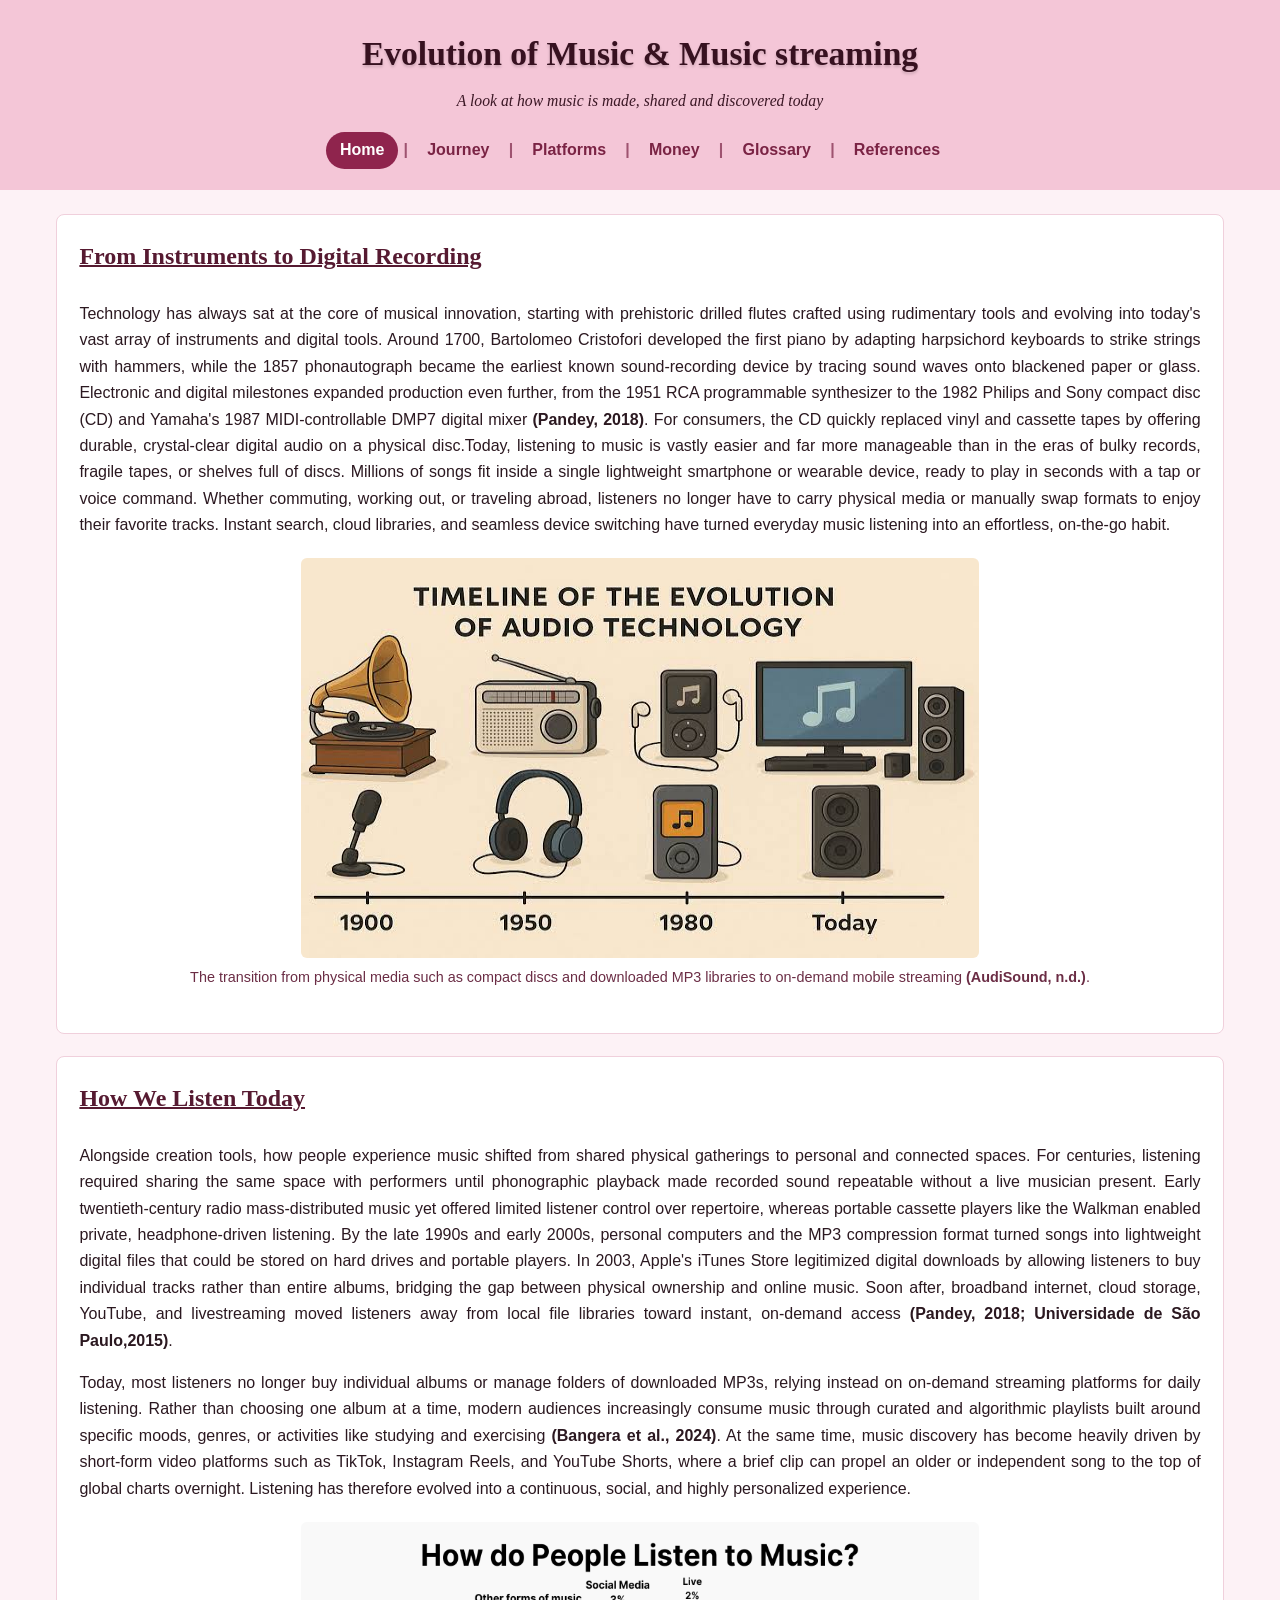
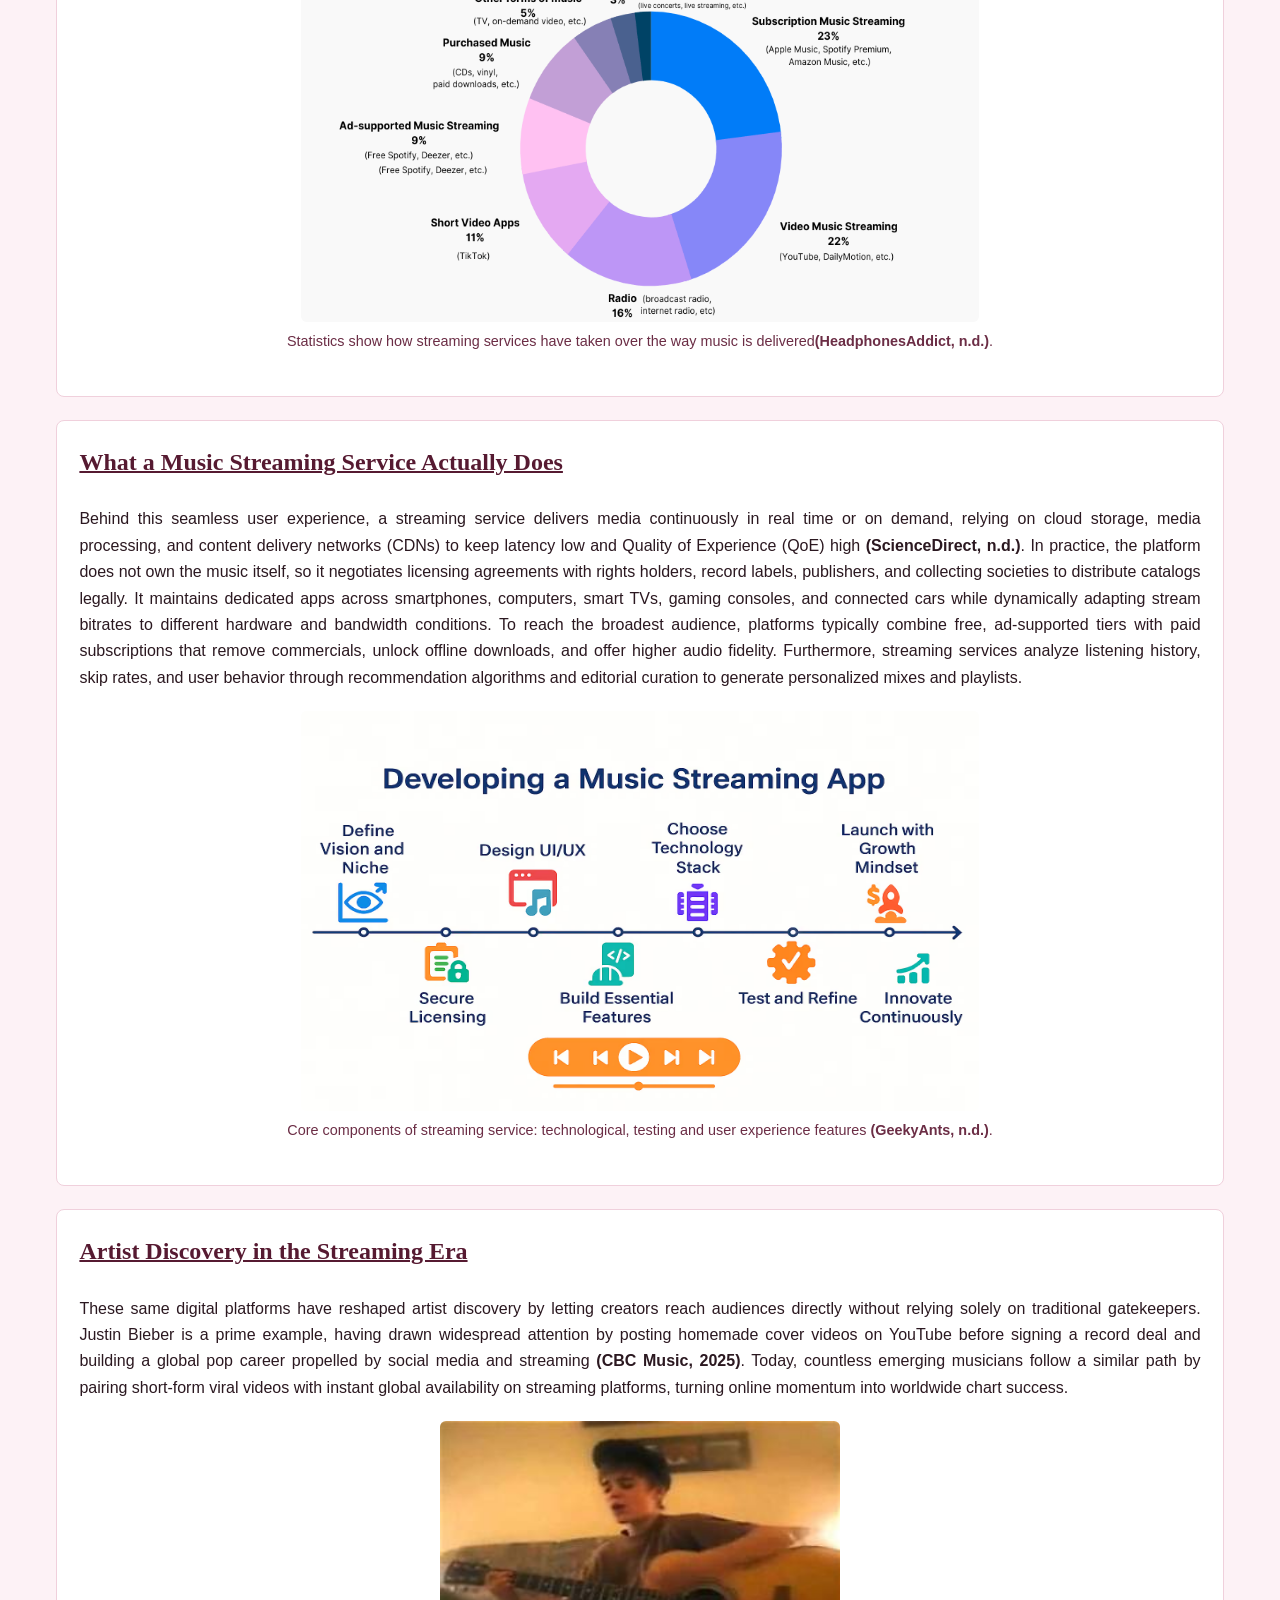
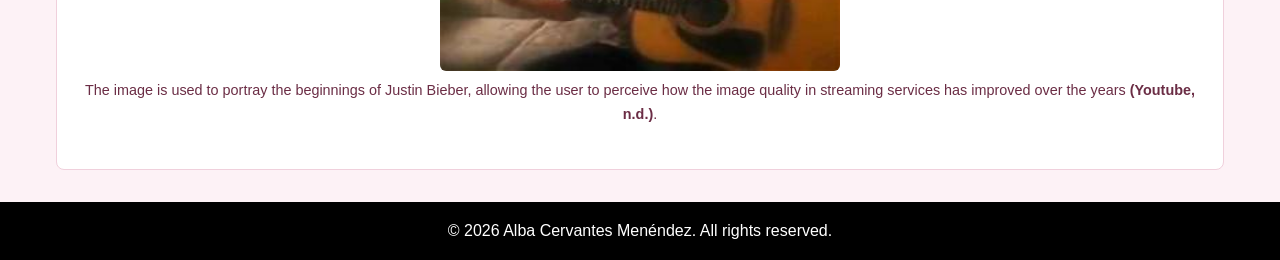
<file: index.html>
<!DOCTYPE html>
<html lang="en">
    <head>
       <meta charset="UTF-8">
       <meta name="viewport" content="width=device-width, initial-scale=1.0">
       <title>Evolution of music & Music streaming | Insights of Music Streaming</title>
       <link rel="stylesheet" href="assets/css/style.css">
    </head>
    <body>
        <header>
          <h1>Evolution of Music & Music streaming</h1>
          <p class="tagline">A look at how music is made, shared and discovered today</p>
          <nav>
            <a href="index.html" class="active">Home</a> |
            <a href="journey.html">Journey</a> |
            <a href="platforms.html">Platforms</a> | 
            <a href="money.html">Money</a> | 
            <a href="glossary.html">Glossary</a> |
            <a href="references.html">References</a> 
          </nav>
          </header>

        <main>
         <section>
                <h2>From Instruments to Digital Recording</h2>
                <p>
                    Technology has always sat at the core of musical innovation, starting with prehistoric drilled flutes crafted using rudimentary tools and evolving into today's vast array of instruments and digital tools. Around 1700, Bartolomeo Cristofori developed the first piano by adapting harpsichord keyboards to strike strings with hammers, while the 1857 phonautograph became the earliest known sound-recording device by tracing sound waves onto blackened paper or glass. Electronic and digital milestones expanded production even further, from the 1951 RCA programmable synthesizer to the 1982 Philips and Sony compact disc (CD) and Yamaha's 1987 MIDI-controllable DMP7 digital mixer <strong>(Pandey, 2018)</strong>. For consumers, the CD quickly replaced vinyl and cassette tapes by offering durable, crystal-clear digital audio on a physical disc.Today, listening to music is vastly easier and far more manageable than in the eras of bulky records, fragile tapes, or shelves full of discs. Millions of songs fit inside a single lightweight smartphone or wearable device, ready to play in seconds with a tap or voice command. Whether commuting, working out, or traveling abroad, listeners no longer have to carry physical media or manually swap formats to enjoy their favorite tracks. Instant search, cloud libraries, and seamless device switching have turned everyday music listening into an effortless, on-the-go habit.
                </p>

                <figure>
                    <img src="assets/media/musicevolution.jpg" alt="Evolution of music formats from compact discs and MP3 players to smartphone streaming">
                    <figcaption>The transition from physical media such as compact discs and downloaded MP3 libraries to on-demand mobile streaming <strong>(AudiSound, n.d.)</strong>.</figcaption>
                </figure>
            </section>

            <section>
                <h2>How We Listen Today</h2>
                <p>
                  Alongside creation tools, how people experience music shifted from shared physical gatherings to personal and connected spaces. For centuries, listening required sharing the same space with performers until phonographic playback made recorded sound repeatable without a live musician present. Early twentieth-century radio mass-distributed music yet offered limited listener control over repertoire, whereas portable cassette players like the Walkman enabled private, headphone-driven listening. By the late 1990s and early 2000s, personal computers and the MP3 compression format turned songs into lightweight digital files that could be stored on hard drives and portable players. In 2003, Apple's iTunes Store legitimized digital downloads by allowing listeners to buy individual tracks rather than entire albums, bridging the gap between physical ownership and online music. Soon after, broadband internet, cloud storage, YouTube, and livestreaming moved listeners away from local file libraries toward instant, on-demand access <strong>(Pandey, 2018; Universidade de São Paulo,2015)</strong>.
                </p>
                <p>
                    Today, most listeners no longer buy individual albums or manage folders of downloaded MP3s, relying instead on on-demand streaming platforms for daily listening. Rather than choosing one album at a time, modern audiences increasingly consume music through curated and algorithmic playlists built around specific moods, genres, or activities like studying and exercising <strong>(Bangera et al., 2024)</strong>. At the same time, music discovery has become heavily driven by short-form video platforms such as TikTok, Instagram Reels, and YouTube Shorts, where a brief clip can propel an older or independent song to the top of global charts overnight. Listening has therefore evolved into a continuous, social, and highly personalized experience.
                </p>
                <figure>
                    <img src="assets/media/statistics.png" alt="Graphic showing the most used resources for listening to music nowadays">
                    <figcaption>Statistics show how streaming services have taken over the way music is delivered<strong>(HeadphonesAddict, n.d.)</strong>.</figcaption>
                </figure>
            </section>

            <section> <!--Section is used to show the different topics that are shown in a single website-->
                <h2>What a Music Streaming Service Actually Does</h2>
                <p>
                    Behind this seamless user experience, a streaming service delivers media continuously in real time or on demand, relying on cloud storage, media processing, and content delivery networks (CDNs) to keep latency low and Quality of Experience (QoE) high <strong>(ScienceDirect, n.d.)</strong>. In practice, the platform does not own the music itself, so it negotiates licensing agreements with rights holders, record labels, publishers, and collecting societies to distribute catalogs legally. It maintains dedicated apps across smartphones, computers, smart TVs, gaming consoles, and connected cars while dynamically adapting stream bitrates to different hardware and bandwidth conditions. To reach the broadest audience, platforms typically combine free, ad-supported tiers with paid subscriptions that remove commercials, unlock offline downloads, and offer higher audio fidelity. Furthermore, streaming services analyze listening history, skip rates, and user behavior through recommendation algorithms and editorial curation to generate personalized mixes and playlists.
                </p>

                <figure>
                    <img src="assets/media/stream-development.avif" alt="Diagram illustrating how a stream service is developed">
                    <figcaption>Core components of streaming service: technological, testing and user experience features <strong>(GeekyAnts, n.d.)</strong>.</figcaption>
                </figure>
            </section>

            <section>
                <h2>Artist Discovery in the Streaming Era</h2>
                <p>
                  These same digital platforms have reshaped artist discovery by letting creators reach audiences directly without relying solely on traditional gatekeepers. Justin Bieber is a prime example, having drawn widespread attention by posting homemade cover videos on YouTube before signing a record deal and building a global pop career propelled by social media and streaming <strong>(CBC Music, 2025)</strong>. Today, countless emerging musicians follow a similar path by pairing short-form viral videos with instant global availability on streaming platforms, turning online momentum into worldwide chart success.
                </p>
               <figure>
                <img class="small" src="assets/media/justinbieber.jpg" alt="Justin appears young and playing the guitar">
                <figcaption>The image is used to portray the beginnings of Justin Bieber, allowing the user to perceive how the image quality in streaming services has improved over the years <strong>(Youtube, n.d.)</strong>.</figcaption>
               </figure>
            </section>
        </main>
        <footer>
          <p>&copy; 2026 Alba Cervantes Menéndez. All rights reserved.</p>
        </footer>
    </body>
</html>
</file>
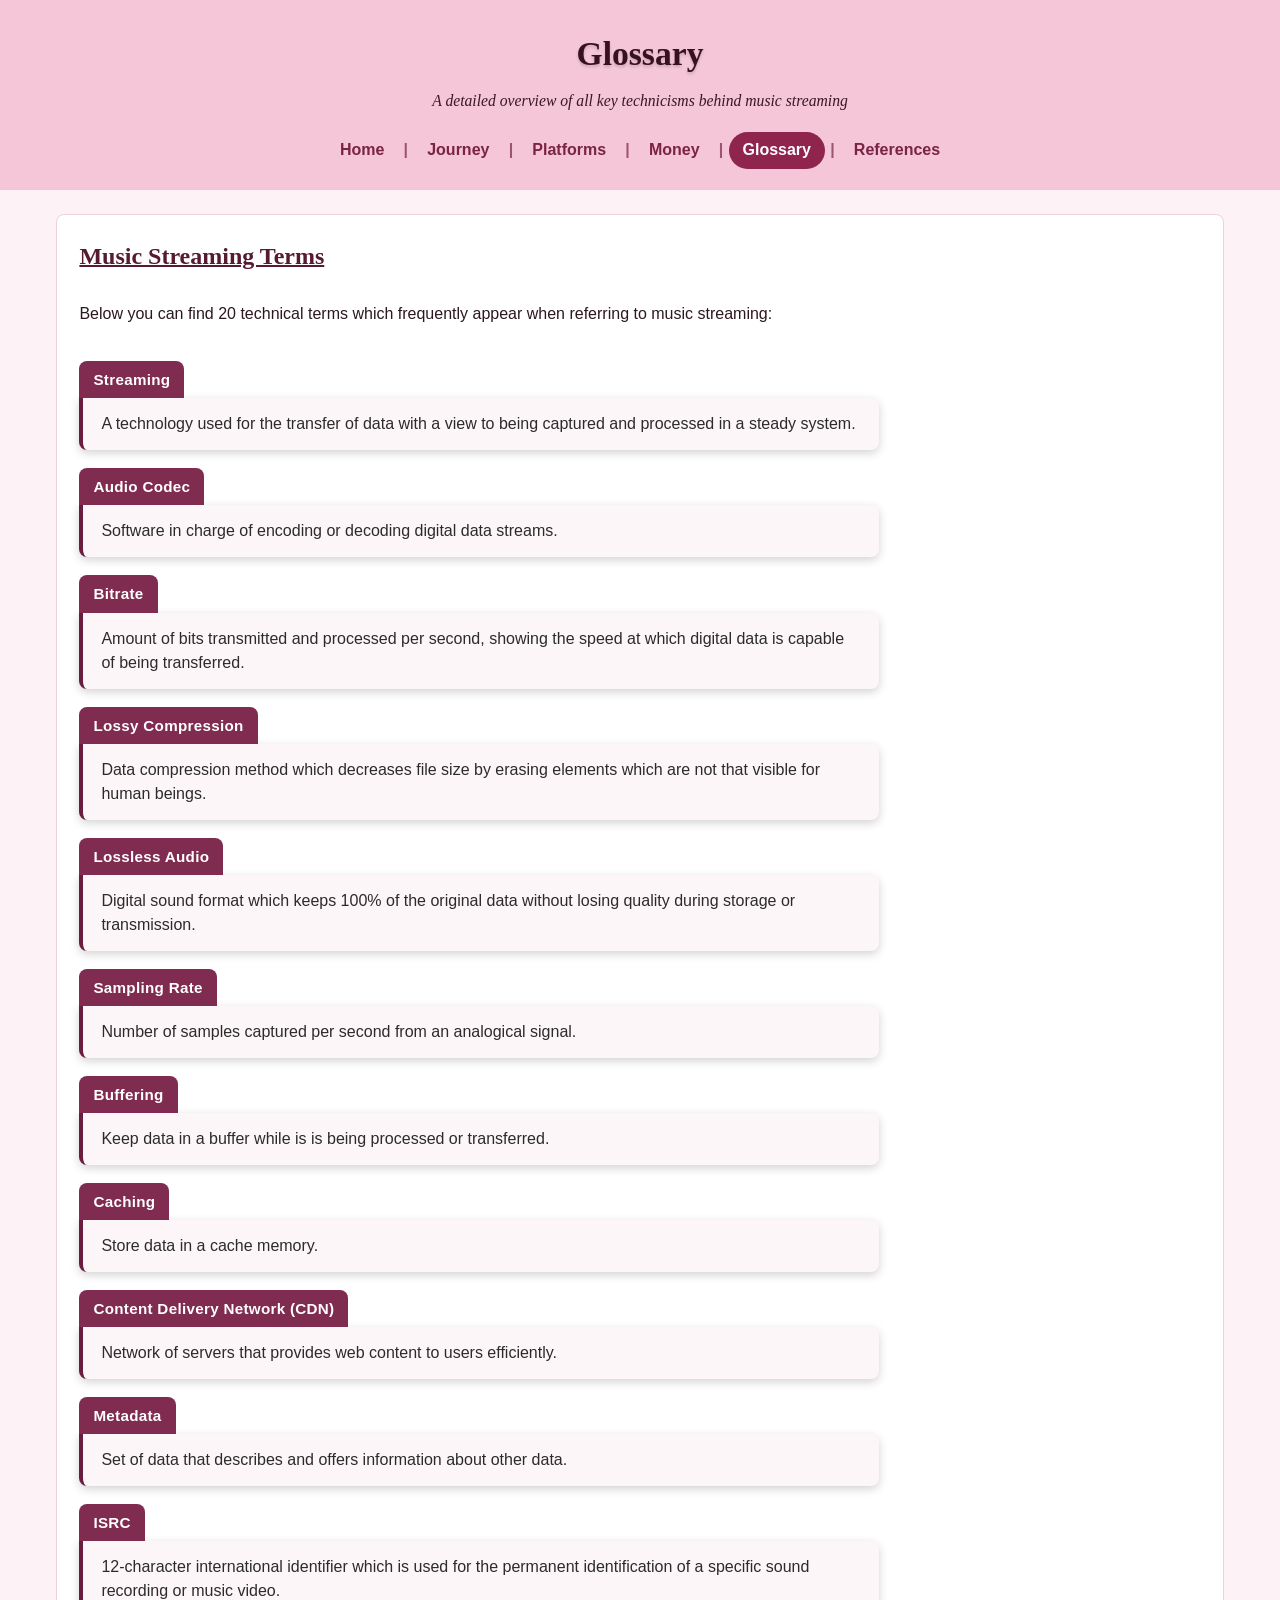
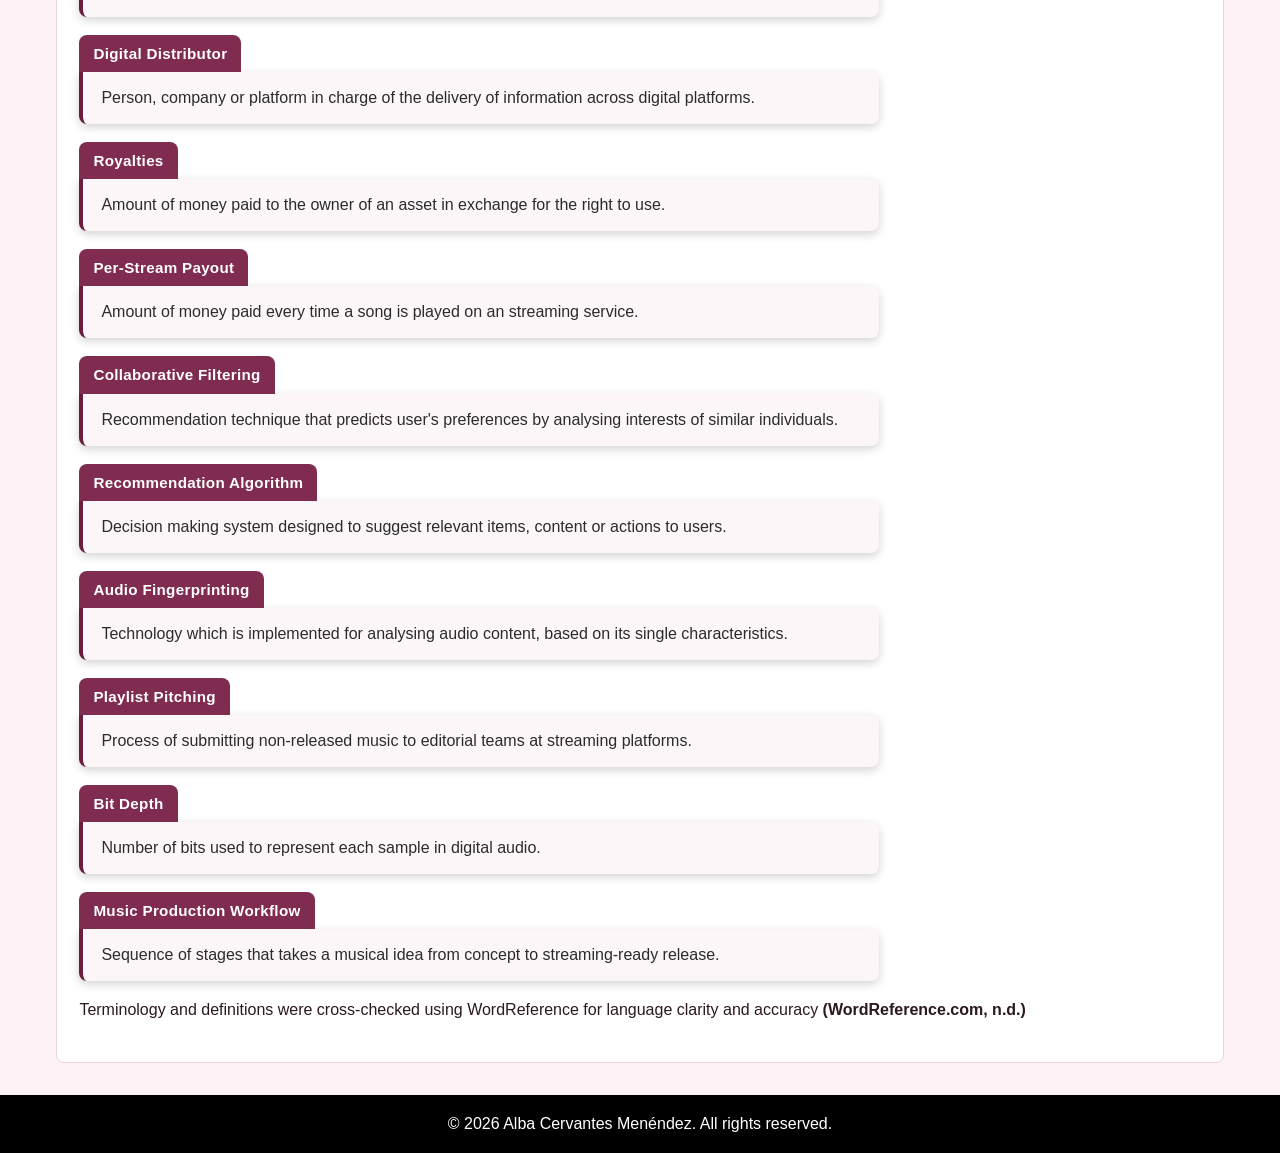
<file: glossary.html>
<!DOCTYPE html>
<html lang="en">
    <head>
       <meta charset="UTF-8">
       <meta name="viewport" content="width=device-width, initial-scale=1.0">
       <title>Glossary | Insights of Music Streaming</title>
       <link rel="stylesheet" href="assets/css/style.css">
    </head>
    <body>
        <header>
          <h1>Glossary</h1>
          <p class="tagline">A detailed overview of all key technicisms behind music streaming</p>
          <nav>
            <a href="index.html">Home</a> |
            <a href="journey.html">Journey</a> |
            <a href="platforms.html">Platforms</a> | 
            <a href="money.html">Money</a> | 
            <a href="glossary.html" class="active">Glossary</a> |
            <a href="references.html">References</a> 
          </nav>
        </header>
        <main>
          <section>
                <h2>Music Streaming Terms</h2>
                <p>Below you can find 20 technical terms which frequently appear when referring to music streaming:</p>
                <dl>
                    <dt>Streaming</dt>
                    <dd>A technology used for the transfer of data with a view to being captured and processed in a steady system.</dd>

                    <dt>Audio Codec</dt>
                    <dd>Software in charge of encoding or decoding digital data streams.</dd>

                    <dt>Bitrate</dt>
                    <dd>Amount of bits transmitted and processed per second, showing the speed at which digital data is capable of being transferred.</dd>

                    <dt>Lossy Compression</dt>
                    <dd>Data compression method which decreases file size by erasing elements which are not that visible for human beings.</dd>

                    <dt>Lossless Audio</dt>
                    <dd>Digital sound format which keeps 100% of the original data without losing quality during storage or transmission.</dd>

                    <dt>Sampling Rate</dt>
                    <dd>Number of samples captured per second from an analogical signal.</dd>

                    <dt>Buffering</dt>
                    <dd>Keep data in a buffer while is is being processed or transferred.</dd>

                    <dt>Caching</dt>
                    <dd>Store data in a cache memory.</dd>

                    <dt>Content Delivery Network (CDN)</dt>
                    <dd>Network of servers that provides web content to users efficiently.</dd>

                    <dt>Metadata</dt>
                    <dd>Set of data that describes and offers information about other data.</dd>

                    <dt>ISRC</dt>
                    <dd>12-character international identifier which is used for the permanent identification of a specific sound recording or music video.</dd>

                    <dt>Digital Distributor</dt>
                    <dd>Person, company or platform in charge of the delivery of information across digital platforms.</dd>

                    <dt>Royalties</dt>
                    <dd>Amount of money paid to the owner of an asset in exchange for the right to use.</dd>

                    <dt>Per-Stream Payout</dt>
                    <dd>Amount of money paid every time a song is played on an streaming service.</dd>

                    <dt>Collaborative Filtering</dt>
                    <dd>Recommendation technique that predicts user's preferences by analysing interests of similar individuals.</dd>

                    <dt>Recommendation Algorithm</dt>
                    <dd>Decision making system designed to suggest relevant items, content or actions to users.</dd>

                    <dt>Audio Fingerprinting</dt>
                    <dd>Technology which is implemented for analysing audio content, based on its single characteristics.</dd>

                    <dt>Playlist Pitching</dt>
                    <dd>Process of submitting non-released music to editorial teams at streaming platforms.</dd>

                    <dt>Bit Depth</dt>
                    <dd>Number of bits used to represent each sample in digital audio.</dd>

                    <dt>Music Production Workflow</dt>
                    <dd>Sequence of stages that takes a musical idea from concept to streaming-ready release.</dd>
                </dl>
              <p>Terminology and definitions were cross-checked using WordReference for language clarity and accuracy <strong>(WordReference.com, n.d.)</strong></p>
            </section>
        </main>
        <footer>
          <p>&copy; 2026 Alba Cervantes Menéndez. All rights reserved.</p>
        </footer>
    </body>
</html>
</file>
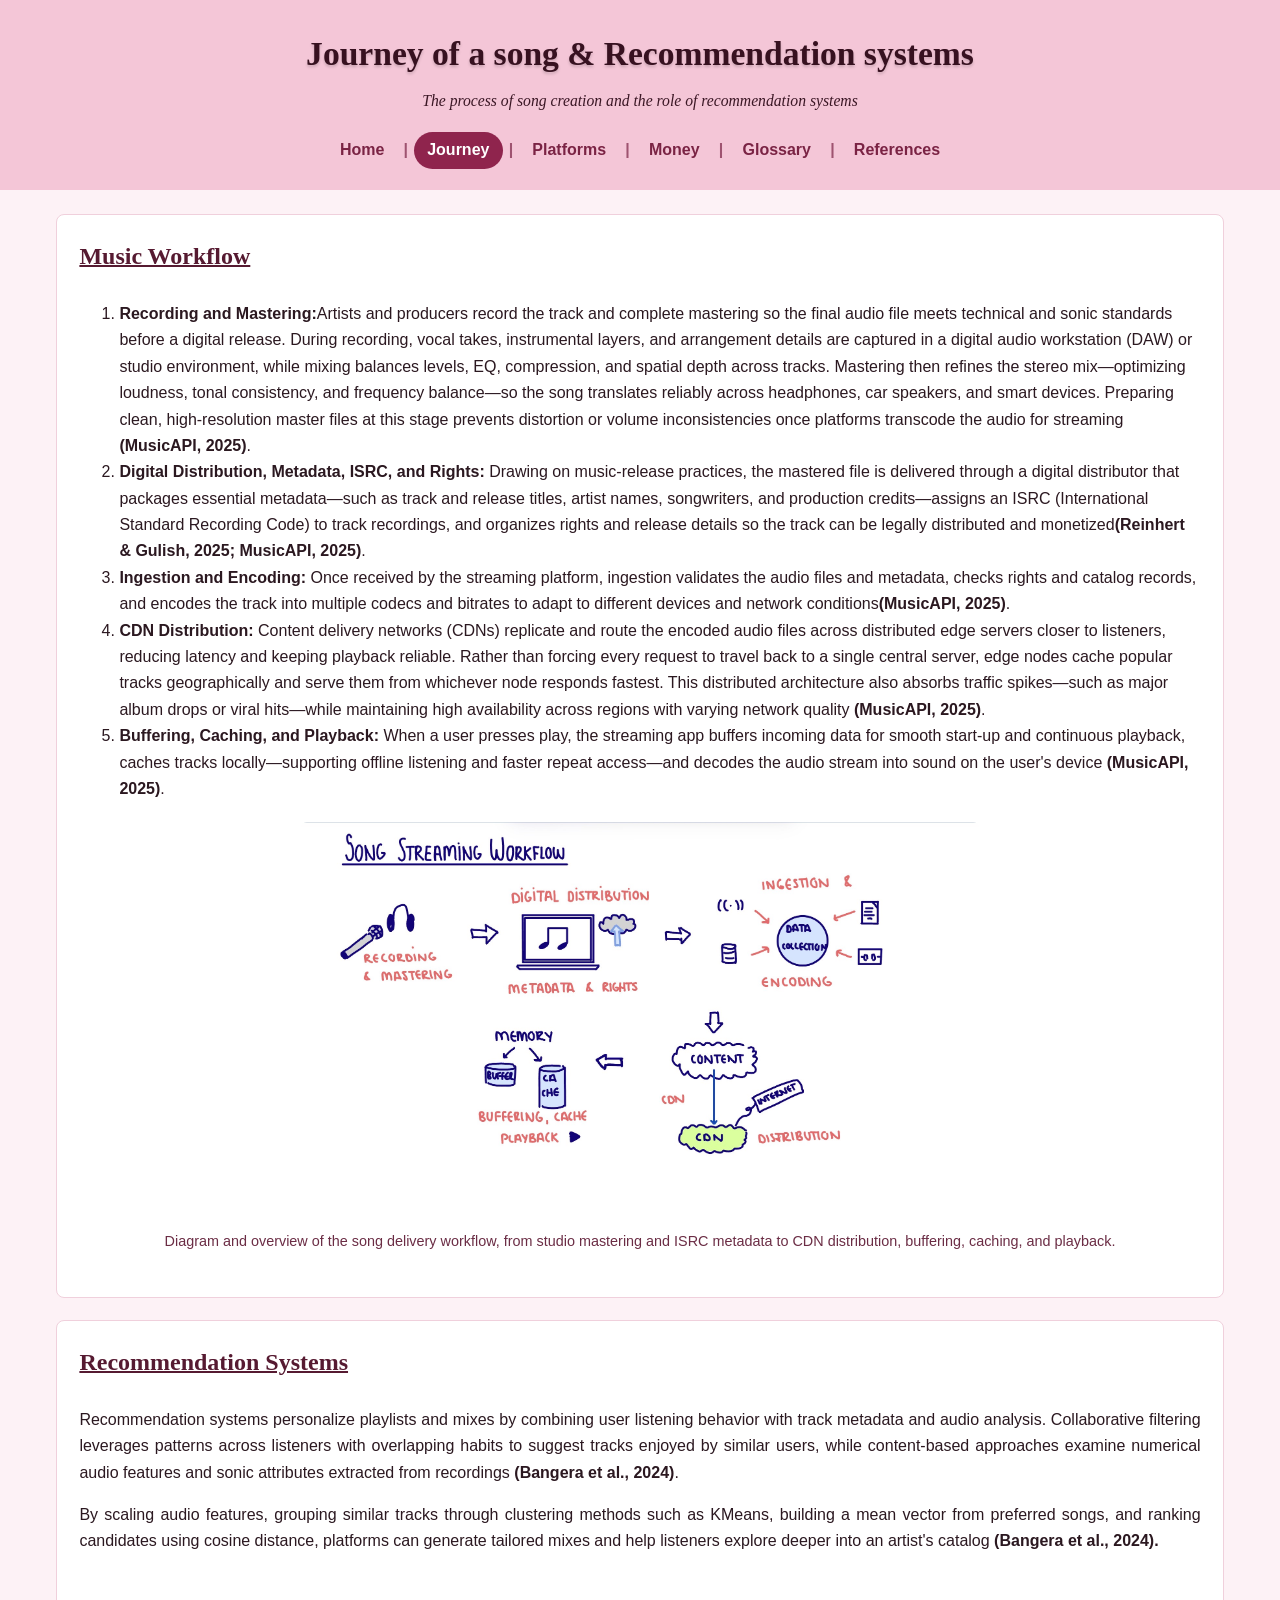
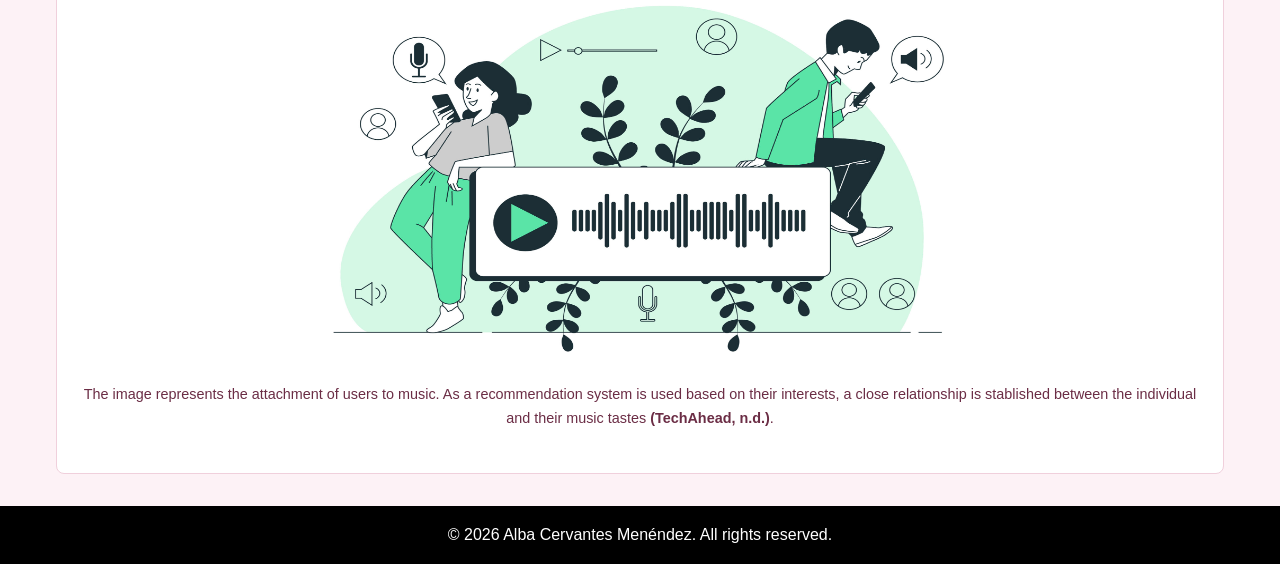
<file: journey.html>
<!DOCTYPE html>
<html lang="en">
    <head>
       <meta charset="UTF-8">
       <meta name="viewport" content="width=device-width, initial-scale=1.0">
       <title>Journey of a song &amp; Recommendation systems | Insights of Music Streaming</title>
       <link rel="stylesheet" href="assets/css/style.css">
    </head>
    <body>
        <header>
          <h1>Journey of a song &amp; Recommendation systems</h1>
          <p class="tagline">The process of song creation and the role of recommendation systems</p>
          <nav>
            <a href="index.html">Home</a> |
            <a href="journey.html" class="active">Journey</a> |
            <a href="platforms.html">Platforms</a> | 
            <a href="money.html">Money</a> | 
            <a href="glossary.html">Glossary</a> |
            <a href="references.html">References</a>
          </nav>
        </header>

        <main>
            <section>
                <h2>Music Workflow</h2>
                <ol>
                <li><strong>Recording and Mastering:</strong>Artists and producers record the track and complete mastering so the final audio file meets technical and sonic standards before a digital release. During recording, vocal takes, instrumental layers, and arrangement details are captured in a digital audio workstation (DAW) or studio environment, while mixing balances levels, EQ, compression, and spatial depth across tracks. Mastering then refines the stereo mix—optimizing loudness, tonal consistency, and frequency balance—so the song translates reliably across headphones, car speakers, and smart devices. Preparing clean, high-resolution master files at this stage prevents distortion or volume inconsistencies once platforms transcode the audio for streaming <strong>(MusicAPI, 2025)</strong>.</li>
                <li><strong>Digital Distribution, Metadata, ISRC, and Rights:</strong> Drawing on music-release practices, the mastered file is delivered through a digital distributor that packages essential metadata—such as track and release titles, artist names, songwriters, and production credits—assigns an ISRC (International Standard Recording Code) to track recordings, and organizes rights and release details so the track can be legally distributed and monetized<strong>(Reinhert & Gulish, 2025; MusicAPI, 2025)</strong>.</li>
                <li><strong>Ingestion and Encoding:</strong> Once received by the streaming platform, ingestion validates the audio files and metadata, checks rights and catalog records, and encodes the track into multiple codecs and bitrates to adapt to different devices and network conditions<strong>(MusicAPI, 2025)</strong>.</li>
                <li><strong>CDN Distribution:</strong> Content delivery networks (CDNs) replicate and route the encoded audio files across distributed edge servers closer to listeners, reducing latency and keeping playback reliable. Rather than forcing every request to travel back to a single central server, edge nodes cache popular tracks geographically and serve them from whichever node responds fastest. This distributed architecture also absorbs traffic spikes—such as major album drops or viral hits—while maintaining high availability across regions with varying network quality <strong>(MusicAPI, 2025)</strong>.</li>
                <li><strong>Buffering, Caching, and Playback:</strong> When a user presses play, the streaming app buffers incoming data for smooth start-up and continuous playback, caches tracks locally—supporting offline listening and faster repeat access—and decodes the audio stream into sound on the user's device <strong>(MusicAPI, 2025)</strong>.</li>
                </ol>
                <figure>
                    <img src="assets/media/diagram1.jpg" alt="Diagram of the song streaming workflow from recording and mastering through distribution, encoding, CDN, and playback">
                    <figcaption>Diagram and overview of the song delivery workflow, from studio mastering and ISRC metadata to CDN distribution, buffering, caching, and playback.</figcaption>
                </figure>
            </section>

            <section>
              <h2>Recommendation Systems</h2>
                <p>
                    Recommendation systems personalize playlists and mixes by combining user listening behavior with track metadata and audio analysis. Collaborative filtering leverages patterns across listeners with overlapping habits to suggest tracks enjoyed by similar users, while content-based approaches examine numerical audio features and sonic attributes extracted from recordings <strong>(Bangera et al., 2024)</strong>.
                </p>
                <p>
                    By scaling audio features, grouping similar tracks through clustering methods such as KMeans, building a mean vector from preferred songs, and ranking candidates using cosine distance, platforms can generate tailored mixes and help listeners explore deeper into an artist's catalog <strong>(Bangera et al., 2024).</strong>
                </p>
               <figure>
                <img src="assets/media/recommendationsystems.jpg" alt="Visual representation of how the recommendation systems works">
               <figcaption>The image represents the attachment of users to music. As a recommendation system is used based on their interests, a close relationship is stablished between the individual and their music tastes <strong>(TechAhead, n.d.)</strong>.</figcaption>
             </figure>
            </section>
        </main>
        <footer>
          <p>&copy; 2026 Alba Cervantes Menéndez. All rights reserved.</p>
        </footer>
    </body>
</html>
</file>
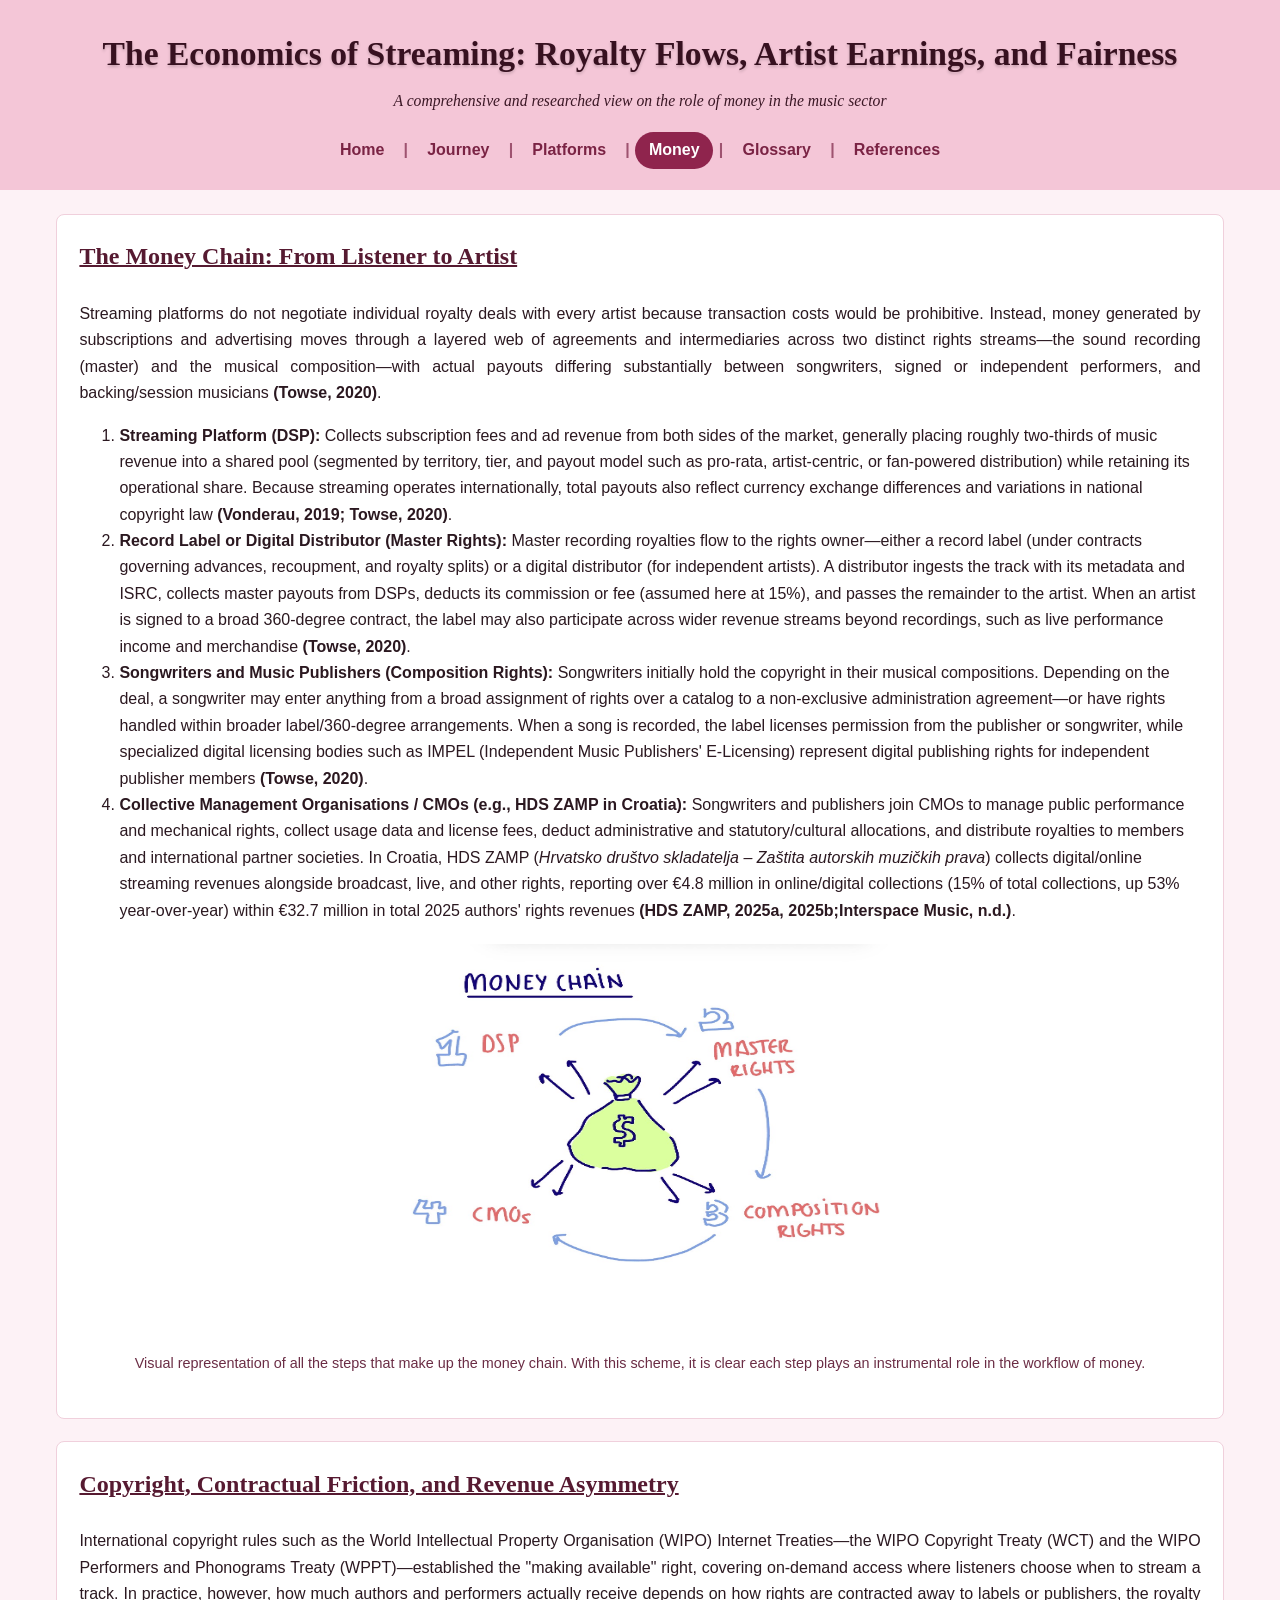
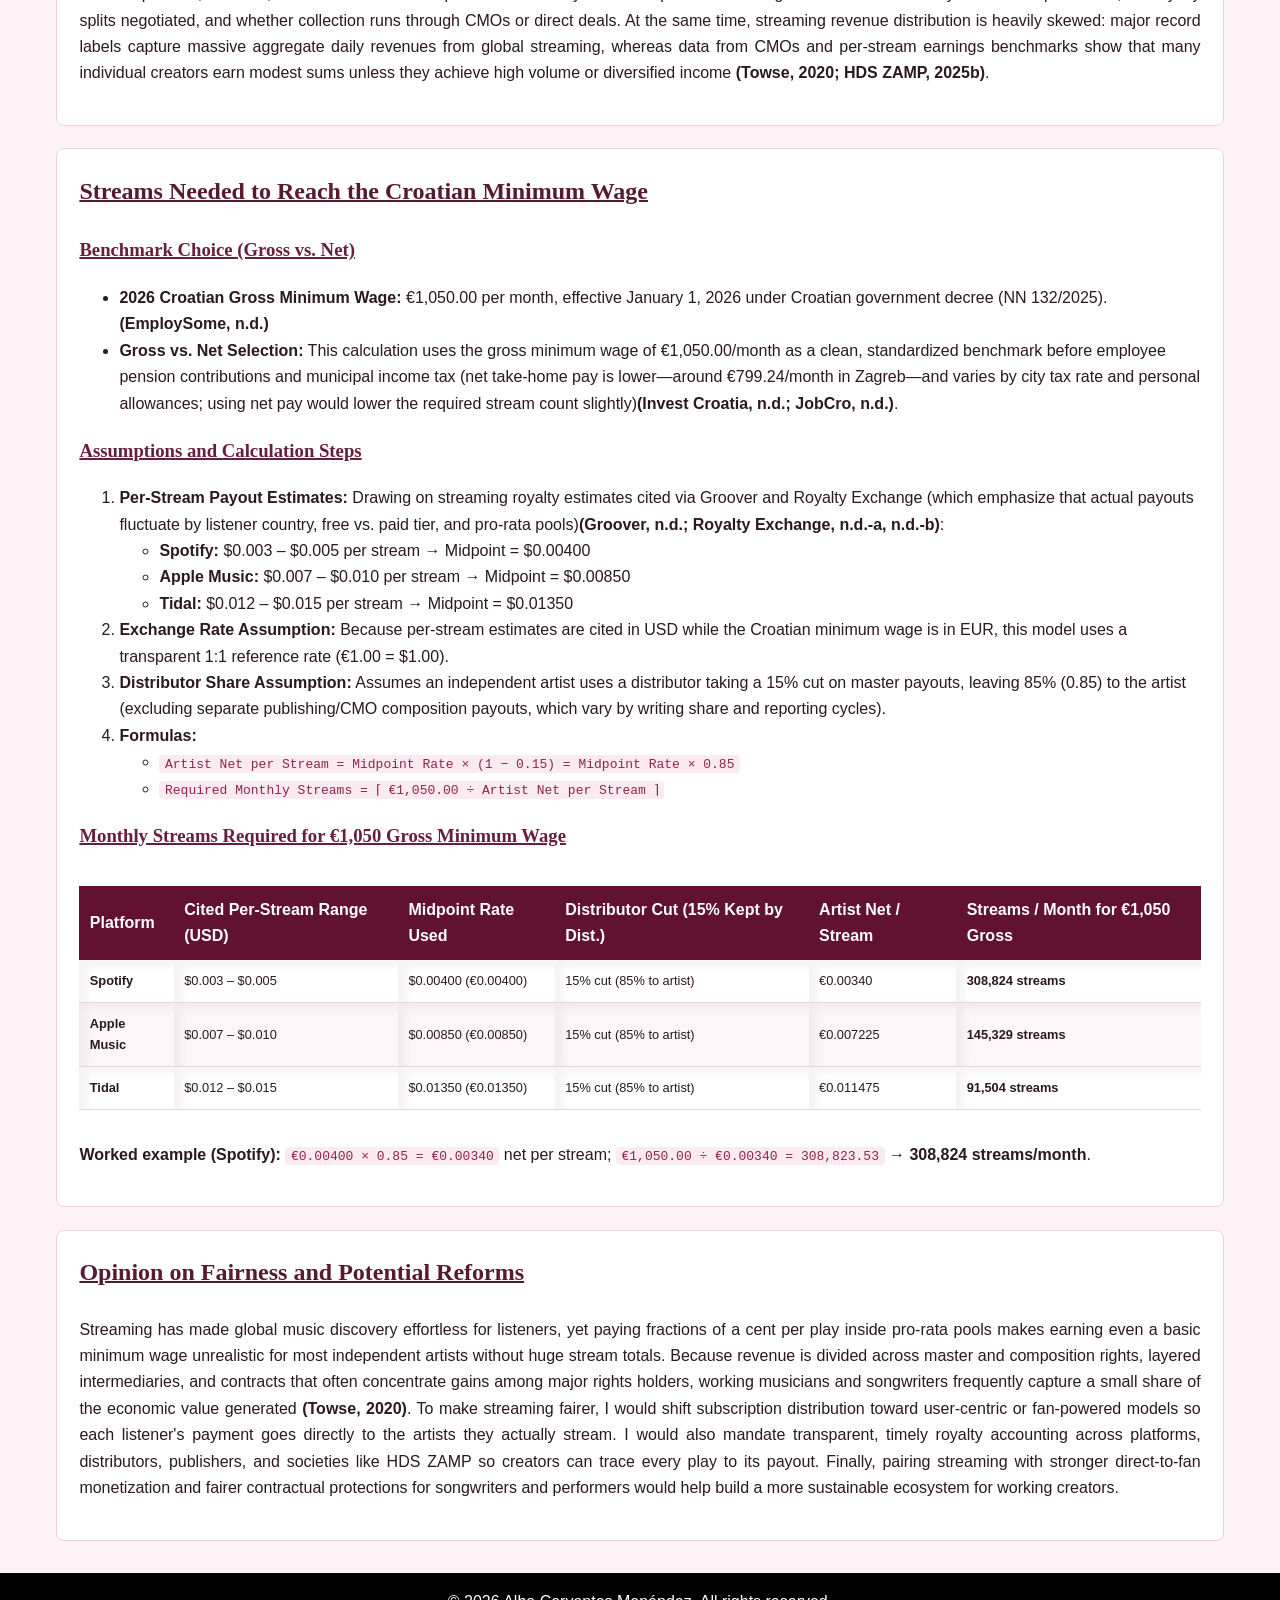
<file: money.html>
<!DOCTYPE html>
<html lang="en">
    <head>
       <meta charset="UTF-8">
       <meta name="viewport" content="width=device-width, initial-scale=1.0">
       <title>Music's money chain | Insights of Music Streaming</title>
       <link rel="stylesheet" href="assets/css/style.css">
    </head>
    <body>
        <header>
          <h1>The Economics of Streaming: Royalty Flows, Artist Earnings, and Fairness</h1>
          <p class="tagline">A comprehensive and researched view on the role of money in the music sector</p>
          <nav>
            <a href="index.html">Home</a> |
            <a href="journey.html">Journey</a> |
            <a href="platforms.html">Platforms</a> | 
            <a href="money.html" class="active">Money</a> | 
            <a href="glossary.html">Glossary</a> |
            <a href="references.html">References</a> 
            </nav>

        </header>
        <main>
          <section>
                <h2>The Money Chain: From Listener to Artist</h2>
                <p>
                    Streaming platforms do not negotiate individual royalty deals with every artist because transaction costs would be prohibitive. Instead, money generated by subscriptions and advertising moves through a layered web of agreements and intermediaries across two distinct rights streams—the sound recording (master) and the musical composition—with actual payouts differing substantially between songwriters, signed or independent performers, and backing/session musicians <strong>(Towse, 2020)</strong>.
                </p>

                <ol>
                    <li>
                        <strong>Streaming Platform (DSP):</strong> Collects subscription fees and ad revenue from both sides of the market, generally placing roughly two-thirds of music revenue into a shared pool (segmented by territory, tier, and payout model such as pro-rata, artist-centric, or fan-powered distribution) while retaining its operational share. Because streaming operates internationally, total payouts also reflect currency exchange differences and variations in national copyright law <strong>(Vonderau, 2019; Towse, 2020)</strong>.
                    </li>
                    <li>
                        <strong>Record Label or Digital Distributor (Master Rights):</strong> Master recording royalties flow to the rights owner—either a record label (under contracts governing advances, recoupment, and royalty splits) or a digital distributor (for independent artists). A distributor ingests the track with its metadata and ISRC, collects master payouts from DSPs, deducts its commission or fee (assumed here at 15%), and passes the remainder to the artist. When an artist is signed to a broad 360-degree contract, the label may also participate across wider revenue streams beyond recordings, such as live performance income and merchandise <strong>(Towse, 2020)</strong>.
                    </li>
                    <li>
                        <strong>Songwriters and Music Publishers (Composition Rights):</strong> Songwriters initially hold the copyright in their musical compositions. Depending on the deal, a songwriter may enter anything from a broad assignment of rights over a catalog to a non-exclusive administration agreement—or have rights handled within broader label/360-degree arrangements. When a song is recorded, the label licenses permission from the publisher or songwriter, while specialized digital licensing bodies such as IMPEL (Independent Music Publishers' E-Licensing) represent digital publishing rights for independent publisher members <strong>(Towse, 2020)</strong>.
                    </li>
                    <li>
                        <strong>Collective Management Organisations / CMOs (e.g., HDS ZAMP in Croatia):</strong> Songwriters and publishers join CMOs to manage public performance and mechanical rights, collect usage data and license fees, deduct administrative and statutory/cultural allocations, and distribute royalties to members and international partner societies. In Croatia, HDS ZAMP (<em>Hrvatsko društvo skladatelja – Zaštita autorskih muzičkih prava</em>) collects digital/online streaming revenues alongside broadcast, live, and other rights, reporting over €4.8 million in online/digital collections (15% of total collections, up 53% year-over-year) within €32.7 million in total 2025 authors' rights revenues <strong>(HDS ZAMP, 2025a, 2025b;Interspace Music, n.d.)</strong>.
                    </li>
                </ol>
                 <figure>
                    <img src="assets/media/diagram2.jpg" alt="Visual representation of all the steps that make up the money chain">
                    <figcaption>Visual representation of all the steps that make up the money chain. With this scheme, it is clear each step plays an instrumental role in the workflow of money.</figcaption>
                </figure>
            </section>

            <section>
                <h2>Copyright, Contractual Friction, and Revenue Asymmetry</h2>
                <p>
                    International copyright rules such as the World Intellectual Property Organisation (WIPO) Internet Treaties—the WIPO Copyright Treaty (WCT) and the WIPO Performers and Phonograms Treaty (WPPT)—established the "making available" right, covering on-demand access where listeners choose when to stream a track. In practice, however, how much authors and performers actually receive depends on how rights are contracted away to labels or publishers, the royalty splits negotiated, and whether collection runs through CMOs or direct deals. At the same time, streaming revenue distribution is heavily skewed: major record labels capture massive aggregate daily revenues from global streaming, whereas data from CMOs and per-stream earnings benchmarks show that many individual creators earn modest sums unless they achieve high volume or diversified income <strong>(Towse, 2020; HDS ZAMP, 2025b)</strong>.
                </p>
            </section>
            
            <section>
                <h2>Streams Needed to Reach the Croatian Minimum Wage</h2>

                <h3>Benchmark Choice (Gross vs. Net)</h3>
                 <ul>
                    <li>
                        <strong>2026 Croatian Gross Minimum Wage:</strong> €1,050.00 per month, effective January 1, 2026 under Croatian government decree (NN 132/2025). <strong>(EmploySome, n.d.)</strong>
                    </li>
                    <li>
                        <strong>Gross vs. Net Selection:</strong> This calculation uses the gross minimum wage of €1,050.00/month as a clean, standardized benchmark before employee pension contributions and municipal income tax (net take-home pay is lower—around €799.24/month in Zagreb—and varies by city tax rate and personal allowances; using net pay would lower the required stream count slightly)<strong>(Invest Croatia, n.d.; JobCro, n.d.)</strong>.
                    </li>
                 </ul>

                <h3>Assumptions and Calculation Steps</h3> <!--Used &rarr; for calculation and results-->
                 <ol>
                    <li>
                        <strong>Per-Stream Payout Estimates:</strong> Drawing on streaming royalty estimates cited via Groover and Royalty Exchange (which emphasize that actual payouts fluctuate by listener country, free vs. paid tier, and pro-rata pools)<strong>(Groover, n.d.; Royalty Exchange, n.d.-a, n.d.-b)</strong>:
                        <ul>
                            <li><strong>Spotify:</strong> $0.003 – $0.005 per stream &rarr; Midpoint = $0.00400</li>
                            <li><strong>Apple Music:</strong> $0.007 – $0.010 per stream &rarr; Midpoint = $0.00850</li>
                            <li><strong>Tidal:</strong> $0.012 – $0.015 per stream &rarr; Midpoint = $0.01350</li>
                        </ul>
                    </li>
                    <li>
                        <strong>Exchange Rate Assumption:</strong> Because per-stream estimates are cited in USD while the Croatian minimum wage is in EUR, this model uses a transparent 1:1 reference rate (€1.00 = $1.00).
                    </li>
                    <li>
                        <strong>Distributor Share Assumption:</strong> Assumes an independent artist uses a distributor taking a 15% cut on master payouts, leaving 85% (0.85) to the artist (excluding separate publishing/CMO composition payouts, which vary by writing share and reporting cycles).
                    </li>
                    <li>
                        <strong>Formulas:</strong>
                        <ul>
                            <li><code>Artist Net per Stream = Midpoint Rate &times; (1 &minus; 0.15) = Midpoint Rate &times; 0.85</code></li>
                            <li><code>Required Monthly Streams = &lceil; €1,050.00 &divide; Artist Net per Stream &rceil;</code></li>
                        </ul>
                    </li>
                </ol>

                <h3>Monthly Streams Required for €1,050 Gross Minimum Wage</h3>
                <div class="table-scroll">
                <table class="table-scroll">
                    <thead>
                        <tr>
                            <th>Platform</th>
                            <th>Cited Per-Stream Range (USD)</th>
                            <th>Midpoint Rate Used</th>
                            <th>Distributor Cut (15% Kept by Dist.)</th>
                            <th>Artist Net / Stream</th>
                            <th>Streams / Month for €1,050 Gross</th>
                        </tr>
                    </thead>
                    <tbody>
                        <tr>
                            <td><strong>Spotify</strong></td>
                            <td>$0.003 – $0.005</td>
                            <td>$0.00400 (€0.00400)</td>
                            <td>15% cut (85% to artist)</td>
                            <td>€0.00340</td>
                            <td><strong>308,824 streams</strong></td>
                        </tr>
                        <tr>
                            <td><strong>Apple Music</strong></td>
                            <td>$0.007 – $0.010</td>
                            <td>$0.00850 (€0.00850)</td>
                            <td>15% cut (85% to artist)</td>
                            <td>€0.007225</td>
                            <td><strong>145,329 streams</strong></td>
                        </tr>
                        <tr>
                            <td><strong>Tidal</strong></td>
                            <td>$0.012 – $0.015</td>
                            <td>$0.01350 (€0.01350)</td>
                            <td>15% cut (85% to artist)</td>
                            <td>€0.011475</td>
                            <td><strong>91,504 streams</strong></td>
                        </tr>
                    </tbody>
                </table>
                </div>
                <p>
                    <strong>Worked example (Spotify):</strong> <code>€0.00400 &times; 0.85 = €0.00340</code> net per stream; <code>€1,050.00 &divide; €0.00340 = 308,823.53</code> &rarr; <strong>308,824 streams/month</strong>.
                </p>
            </section>

            <section>
                <h2>Opinion on Fairness and Potential Reforms</h2>
                <p>
                    Streaming has made global music discovery effortless for listeners, yet paying fractions of a cent per play inside pro-rata pools makes earning even a basic minimum wage unrealistic for most independent artists without huge stream totals. Because revenue is divided across master and composition rights, layered intermediaries, and contracts that often concentrate gains among major rights holders, working musicians and songwriters frequently capture a small share of the economic value generated <strong>(Towse, 2020)</strong>. To make streaming fairer, I would shift subscription distribution toward user-centric or fan-powered models so each listener's payment goes directly to the artists they actually stream. I would also mandate transparent, timely royalty accounting across platforms, distributors, publishers, and societies like HDS ZAMP so creators can trace every play to its payout. Finally, pairing streaming with stronger direct-to-fan monetization and fairer contractual protections for songwriters and performers would help build a more sustainable ecosystem for working creators.
                </p>
            </section>
        </main>
        <footer>
          <p>&copy; 2026 Alba Cervantes Menéndez. All rights reserved.</p>
        </footer>
    </body>
</html>
</file>
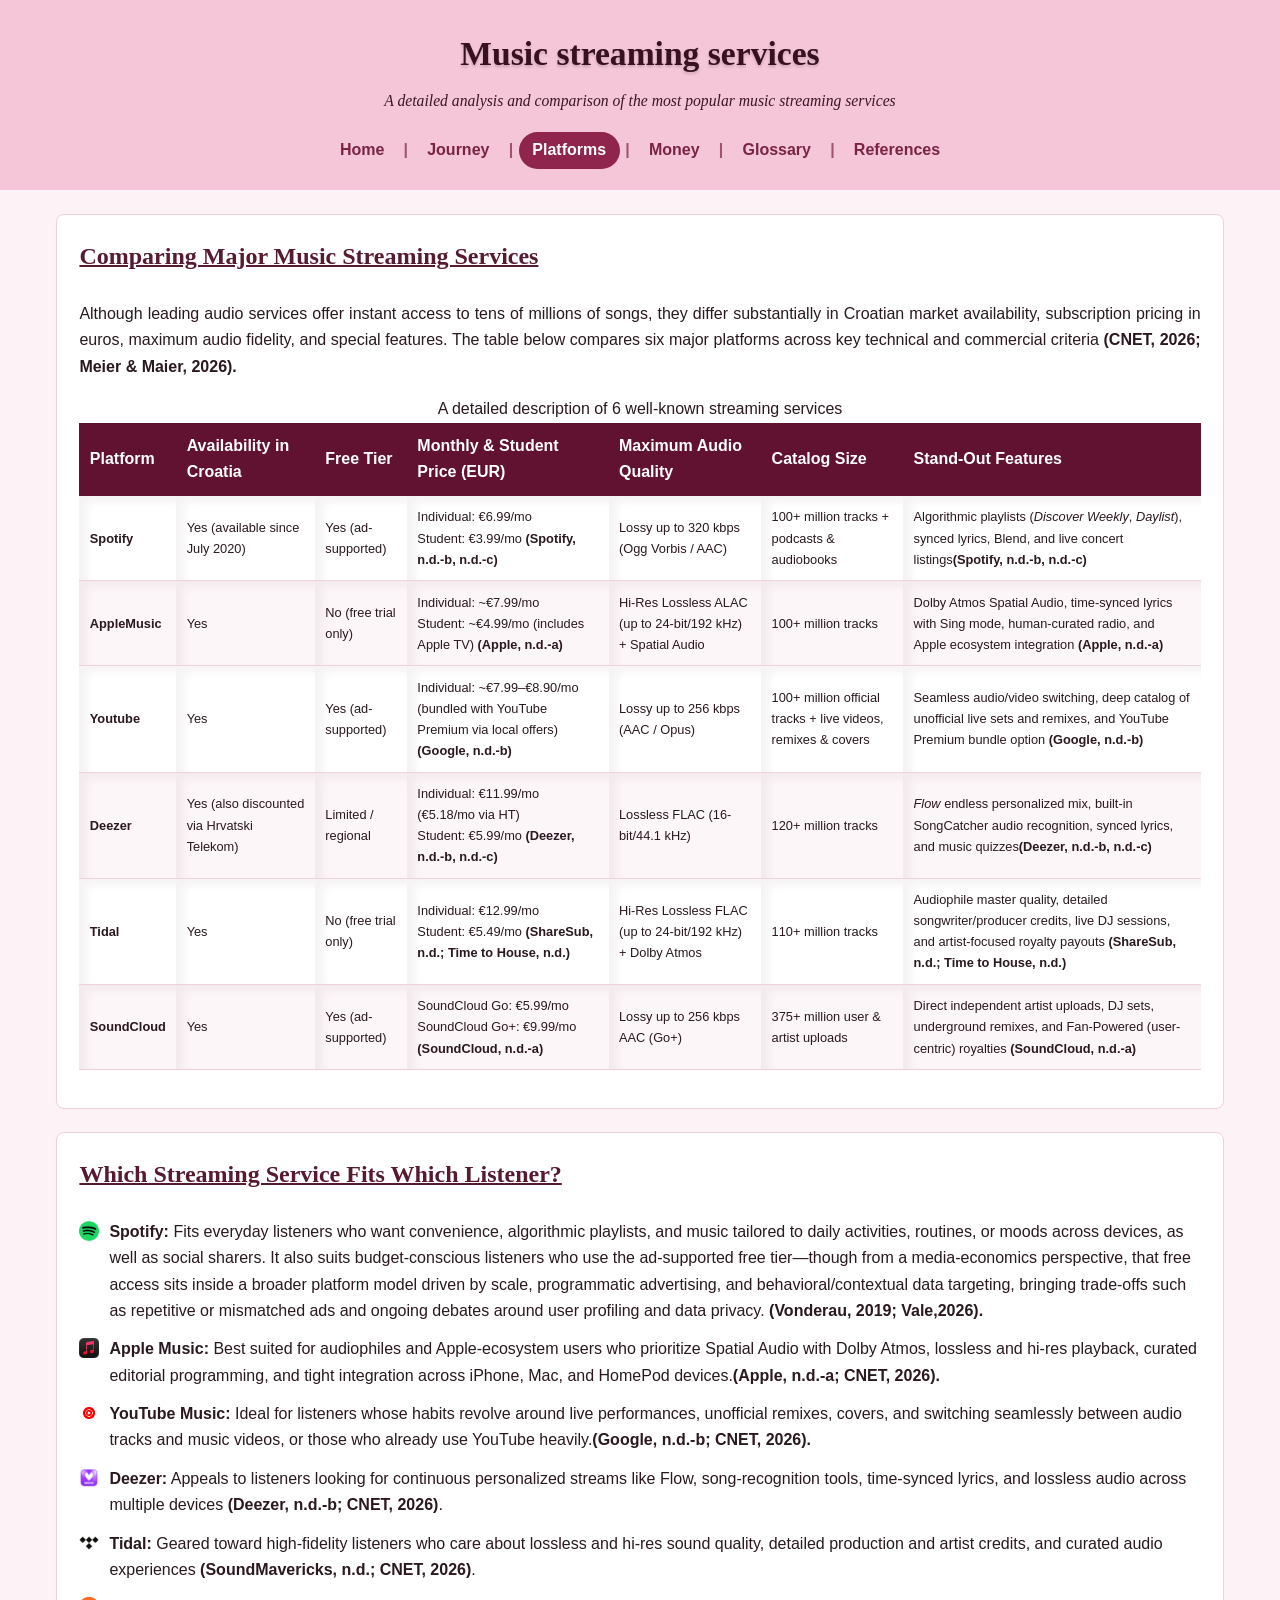
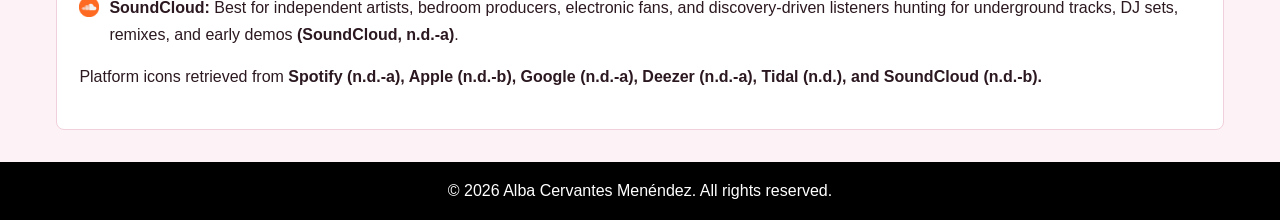
<file: platforms.html>
<!DOCTYPE html>
<html lang="en">
    <head>
       <meta charset="UTF-8">
       <meta name="viewport" content="width=device-width, initial-scale=1.0">
       <title>Music streaming services | Insights of Music Streaming</title>
       <link rel="stylesheet" href="assets/css/style.css">
    </head>
    <body>
        <header>
          <h1>Music streaming services</h1>
          <p class="tagline">A detailed analysis and comparison of the most popular music streaming services</p>
          <nav>
            <a href="index.html">Home</a> |
            <a href="journey.html">Journey</a> |
            <a href="platforms.html" class="active">Platforms</a> | 
            <a href="money.html">Money</a> | 
            <a href="glossary.html">Glossary</a> |
            <a href="references.html">References</a> 
            </nav>
        </header>

        <main>
            <section>
                <h2>Comparing Major Music Streaming Services</h2>
                <p>
                  Although leading audio services offer instant access to tens of millions of songs, they differ substantially in Croatian market availability, subscription pricing in euros, maximum audio fidelity, and special features. The table below compares six major platforms across key technical and commercial criteria <strong>(CNET, 2026; Meier & Maier, 2026).</strong>
                </p>
                <div class="table-scroll">
                <table>
                    <caption>A detailed description of 6 well-known streaming services</caption>
                    <thead>
                        <tr>
                            <th scope="col">Platform</th>
                            <th scope="col">Availability in Croatia</th>
                            <th scope="col">Free Tier</th>
                            <th scope="col">Monthly &amp; Student Price (EUR)</th>
                            <th scope="col">Maximum Audio Quality</th>
                            <th scope="col">Catalog Size</th>
                            <th scope="col">Stand-Out Features</th>
                        </tr>
                    </thead>
                    <tbody>
                        <tr>
                            <td><strong>Spotify</strong></td>
                            <td>Yes (available since July 2020)</td>
                            <td>Yes (ad-supported)</td>
                            <td>Individual: €6.99/mo<br>Student: €3.99/mo <strong>(Spotify, n.d.-b, n.d.-c)</strong></td>
                            <td>Lossy up to 320 kbps (Ogg Vorbis / AAC)</td>
                            <td>100+ million tracks + podcasts &amp; audiobooks</td>
                            <td>Algorithmic playlists (<em>Discover Weekly</em>, <em>Daylist</em>), synced lyrics, Blend, and live concert listings<strong>(Spotify, n.d.-b, n.d.-c)</strong></td>
                        </tr>
                        <tr>
                            <td><strong>AppleMusic</strong></td>
                            <td>Yes</td>
                            <td>No (free trial only)</td>
                            <td>Individual: ~€7.99/mo<br>Student: ~€4.99/mo (includes Apple TV) <strong>(Apple, n.d.-a)</strong></td>
                            <td>Hi-Res Lossless ALAC (up to 24-bit/192 kHz) + Spatial Audio</td>
                            <td>100+ million tracks</td>
                            <td>Dolby Atmos Spatial Audio, time-synced lyrics with Sing mode, human-curated radio, and Apple ecosystem integration <strong>(Apple, n.d.-a)</strong></td>
                        </tr>
                        <tr>
                            <td><strong>Youtube</strong></td>
                            <td>Yes</td>
                            <td>Yes (ad-supported)</td>
                            <td>Individual: ~€7.99–€8.90/mo (bundled with YouTube Premium via local offers) <strong>(Google, n.d.-b)</strong></td>
                            <td>Lossy up to 256 kbps (AAC / Opus)</td>
                            <td>100+ million official tracks + live videos, remixes &amp; covers</td>
                            <td>Seamless audio/video switching, deep catalog of unofficial live sets and remixes, and YouTube Premium bundle option <strong>(Google, n.d.-b)</strong></td>
                        </tr>
                        <tr>
                            <td><strong>Deezer</strong></td>
                            <td>Yes (also discounted via Hrvatski Telekom)</td>
                            <td>Limited / regional</td>
                            <td>Individual: €11.99/mo (€5.18/mo via HT)<br>Student: €5.99/mo <strong>(Deezer, n.d.-b, n.d.-c)</strong></td>
                            <td>Lossless FLAC (16-bit/44.1 kHz)</td>
                            <td>120+ million tracks</td>
                            <td><em>Flow</em> endless personalized mix, built-in SongCatcher audio recognition, synced lyrics, and music quizzes<strong>(Deezer, n.d.-b, n.d.-c)</strong></td>
                        </tr>
                        <tr>
                            <td><strong>Tidal</strong></td>
                            <td>Yes</td>
                            <td>No (free trial only)</td>
                            <td>Individual: €12.99/mo<br>Student: €5.49/mo <strong>(ShareSub, n.d.; Time to House, n.d.)</strong></td>
                            <td>Hi-Res Lossless FLAC (up to 24-bit/192 kHz) + Dolby Atmos</td>
                            <td>110+ million tracks</td>
                            <td>Audiophile master quality, detailed songwriter/producer credits, live DJ sessions, and artist-focused royalty payouts <strong>(ShareSub, n.d.; Time to House, n.d.)</strong></td>
                        </tr>
                        <tr>
                            <td><strong>SoundCloud</strong></td>
                            <td>Yes</td>
                            <td>Yes (ad-supported)</td>
                            <td>SoundCloud Go: €5.99/mo<br>SoundCloud Go+: €9.99/mo <strong>(SoundCloud, n.d.-a)</strong></td>
                            <td>Lossy up to 256 kbps AAC (Go+)</td>
                            <td>375+ million user &amp; artist uploads</td>
                            <td>Direct independent artist uploads, DJ sets, underground remixes, and Fan-Powered (user-centric) royalties <strong>(SoundCloud, n.d.-a)</strong></td>
                        </tr>
                    </tbody>
                  </table>
                </div>
            </section>
              
            <section>
                <h2>Which Streaming Service Fits Which Listener?</h2>
                <ul class="listpl">
                    <li>
                        <img src="assets/media/spotify.png" alt="Spotify" class="icon">
                        <span><strong>Spotify:</strong> Fits everyday listeners who want convenience, algorithmic playlists, and music tailored to daily activities, routines, or moods across devices, as well as social sharers. It also suits budget-conscious listeners who use the ad-supported free tier—though from a media-economics perspective, that free access sits inside a broader platform model driven by scale, programmatic advertising, and behavioral/contextual data targeting, bringing trade-offs such as repetitive or mismatched ads and ongoing debates around user profiling and data privacy. <strong>(Vonderau, 2019; Vale,2026).</strong></span>
                    </li>
                    <li>
                        <img src="assets/media/applemusic.jpg" alt="AppleMusic" class="icon">
                        <span><strong>Apple Music:</strong> Best suited for audiophiles and Apple-ecosystem users who prioritize Spatial Audio with Dolby Atmos, lossless and hi-res playback, curated editorial programming, and tight integration across iPhone, Mac, and HomePod devices.<strong>(Apple, n.d.-a; CNET, 2026).</strong></span>
                    </li>
                    <li>
                        <img src="assets/media/youtube.png" alt="Youtube" class="icon">
                        <span><strong>YouTube Music:</strong> Ideal for listeners whose habits revolve around live performances, unofficial remixes, covers, and switching seamlessly between audio tracks and music videos, or those who already use YouTube heavily.<strong>(Google, n.d.-b; CNET, 2026).</strong></span>
                    </li>
                    <li>
                        <img src="assets/media/deezer.jpg" alt="Deezer" class="icon">
                        <span><strong>Deezer:</strong> Appeals to listeners looking for continuous personalized streams like Flow, song-recognition tools, time-synced lyrics, and lossless audio across multiple devices <strong>(Deezer, n.d.-b; CNET, 2026)</strong>.</span>
                    </li>
                    <li>
                        <img src="assets/media/tidal.png" alt="Tidal" class="icon">
                        <span><strong>Tidal:</strong> Geared toward high-fidelity listeners who care about lossless and hi-res sound quality, detailed production and artist credits, and curated audio experiences <strong>(SoundMavericks, n.d.; CNET, 2026)</strong>.</span>
                    </li>
                    <li>
                        <img src="assets/media/soundcloud.png" alt="SoundCloud" class="icon">
                        <span><strong>SoundCloud:</strong> Best for independent artists, bedroom producers, electronic fans, and discovery-driven listeners hunting for underground tracks, DJ sets, remixes, and early demos <strong>(SoundCloud, n.d.-a)</strong>.</span>
                    </li>
                </ul>
                <p>Platform icons retrieved from <strong>Spotify (n.d.-a), Apple (n.d.-b), Google (n.d.-a), Deezer (n.d.-a), Tidal (n.d.), and SoundCloud (n.d.-b).</strong></p>
            </section>
        </main>
        <footer>
          <p>&copy; 2026 Alba Cervantes Menéndez. All rights reserved.</p>
        </footer>
    </body>
</html>
</file>
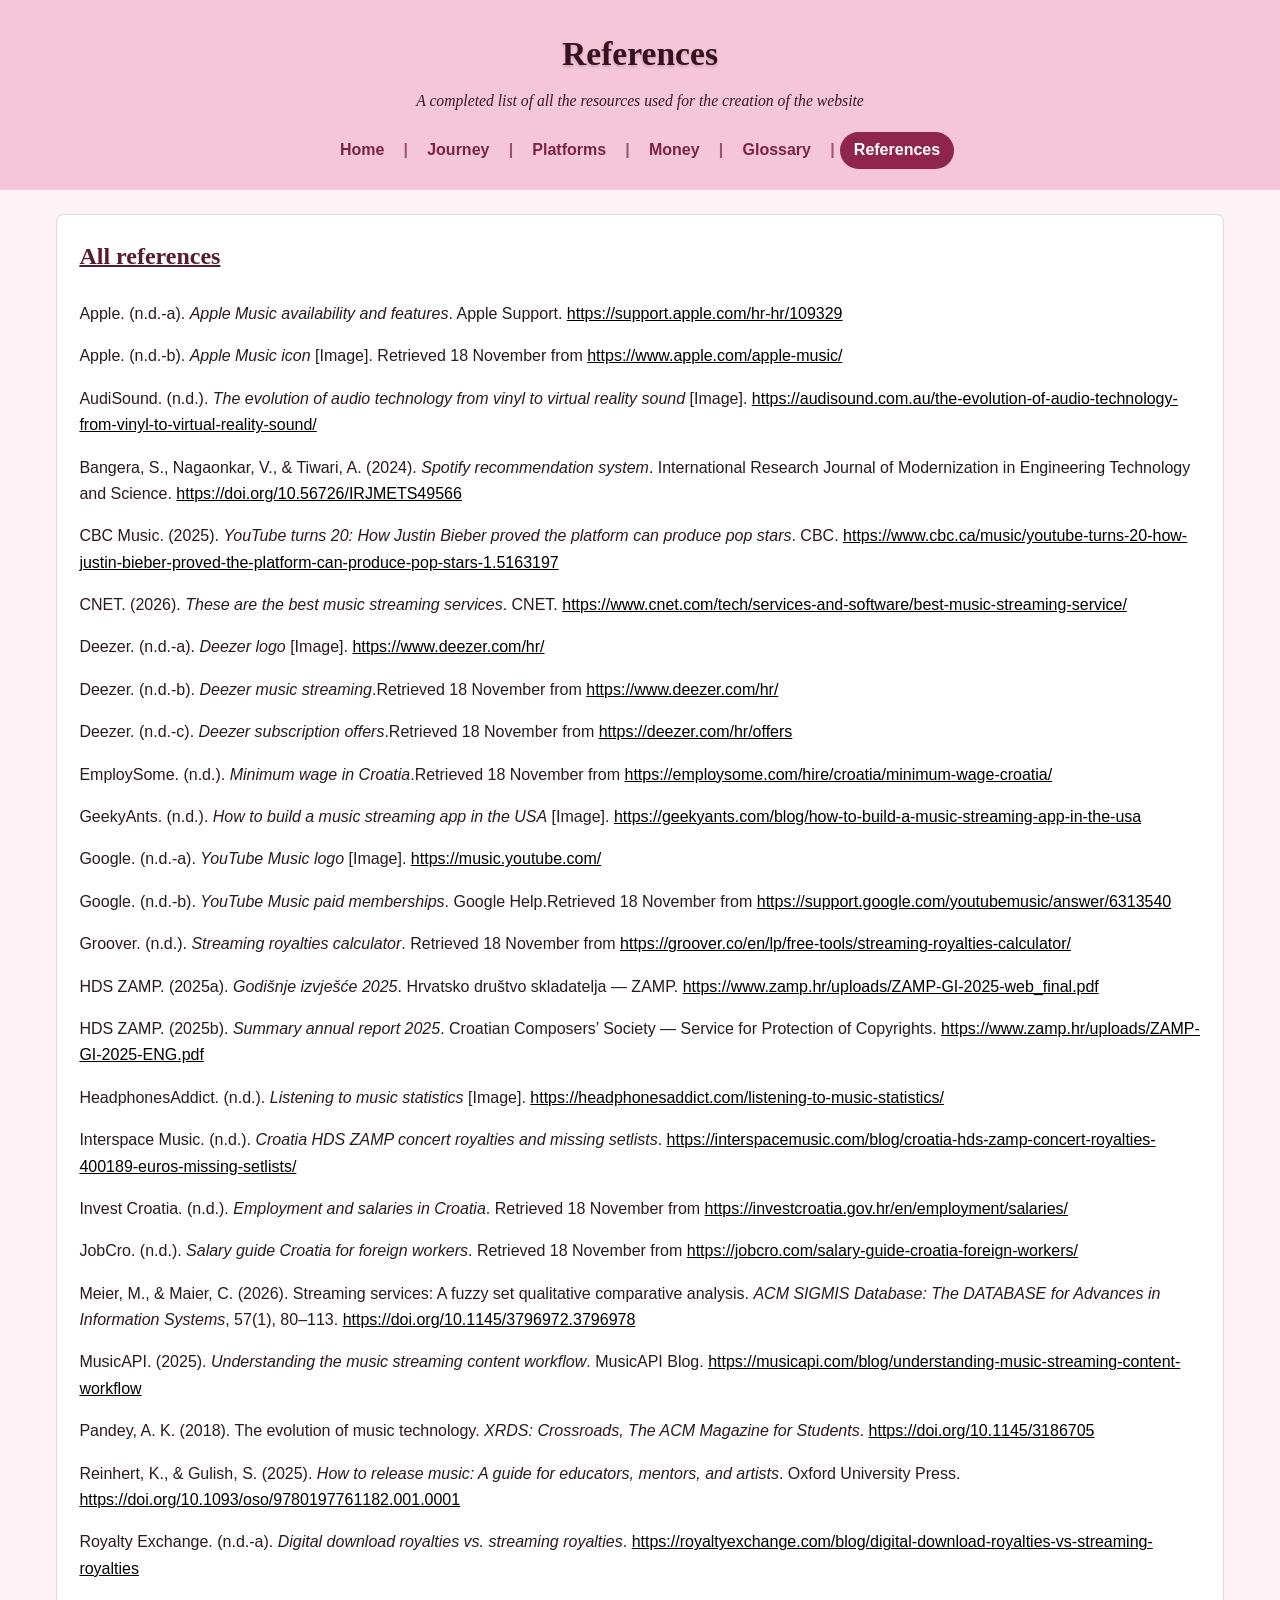
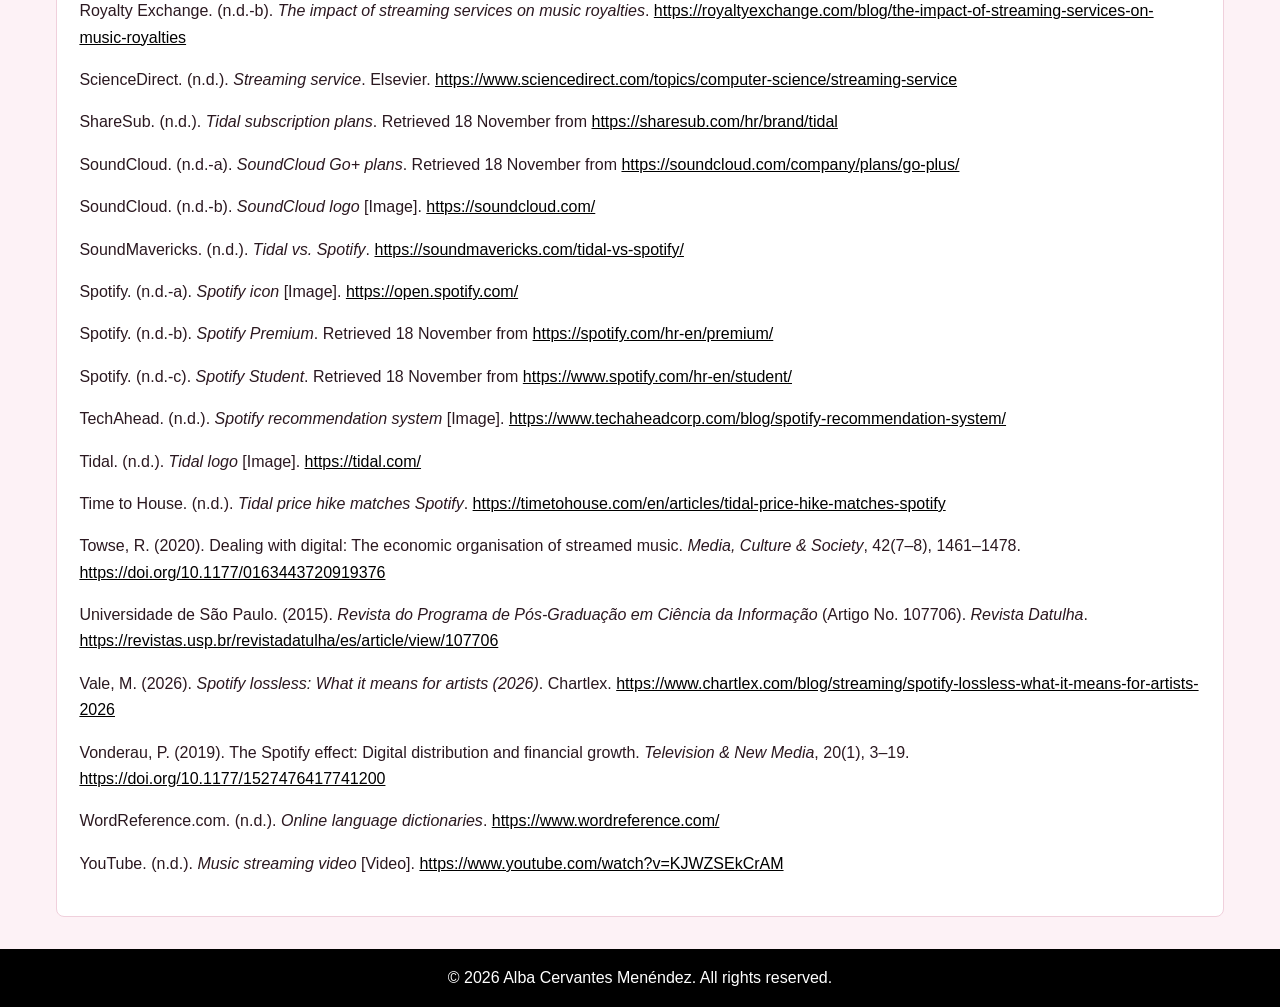
<file: references.html>
<!DOCTYPE html>
<html lang="en">
    <head>
       <meta charset="UTF-8">
       <meta name="viewport" content="width=device-width, initial-scale=1.0">
       <title>References | Insights of Music Streaming</title>
       <link rel="stylesheet" href="assets/css/style.css">
    </head>
    <body>
        <header>
          <h1>References</h1>
          <p class="tagline">A completed list of all the resources used for the creation of the website</p>
          <nav>
            <a href="index.html">Home</a> |
            <a href="journey.html">Journey</a> |
            <a href="platforms.html">Platforms</a> | 
            <a href="money.html">Money</a> | 
            <a href="glossary.html">Glossary</a> |
            <a href="references.html" class="active">References</a>
            </nav> 
        </header>

        <main>
          <section>
            <h2>All references</h2>
            <p class="ref">Apple. (n.d.-a). <em>Apple Music availability and features</em>. Apple Support. <a href="https://support.apple.com/hr-hr/109329" target="_blank">https://support.apple.com/hr-hr/109329</a></p>
            <p class="ref">Apple. (n.d.-b). <em>Apple Music icon</em> [Image]. Retrieved 18 November from <a href="https://www.apple.com/apple-music/" target="_blank">https://www.apple.com/apple-music/</a></p>
            <p class="ref">AudiSound. (n.d.). <em>The evolution of audio technology from vinyl to virtual reality sound</em> [Image]. <a href="https://audisound.com.au/the-evolution-of-audio-technology-from-vinyl-to-virtual-reality-sound/" target="_blank">https://audisound.com.au/the-evolution-of-audio-technology-from-vinyl-to-virtual-reality-sound/</a></p>
            <p class="ref">Bangera, S., Nagaonkar, V., & Tiwari, A. (2024). <em>Spotify recommendation system</em>. International Research Journal of Modernization in Engineering Technology and Science. <a href="https://doi.org/10.56726/IRJMETS49566" target="_blank">https://doi.org/10.56726/IRJMETS49566</a></p>
            <p class="ref">CBC Music. (2025). <em>YouTube turns 20: How Justin Bieber proved the platform can produce pop stars</em>. CBC. <a href="https://www.cbc.ca/music/youtube-turns-20-how-justin-bieber-proved-the-platform-can-produce-pop-stars-1.5163197" target="_blank">https://www.cbc.ca/music/youtube-turns-20-how-justin-bieber-proved-the-platform-can-produce-pop-stars-1.5163197</a></p>
            <p class="ref">CNET. (2026). <em>These are the best music streaming services</em>. CNET. <a href="https://www.cnet.com/tech/services-and-software/best-music-streaming-service/" target="_blank">https://www.cnet.com/tech/services-and-software/best-music-streaming-service/</a></p>
            <p class="ref">Deezer. (n.d.-a). <em>Deezer logo</em> [Image]. <a href="https://www.deezer.com/hr/" target="_blank">https://www.deezer.com/hr/</a></p>
            <p class="ref">Deezer. (n.d.-b). <em>Deezer music streaming</em>.Retrieved 18 November from <a href="https://www.deezer.com/hr/" target="_blank">https://www.deezer.com/hr/</a></p>
            <p class="ref">Deezer. (n.d.-c). <em>Deezer subscription offers</em>.Retrieved 18 November from <a href="https://deezer.com/hr/offers" target="_blank">https://deezer.com/hr/offers</a></p>
            <p class="ref">EmploySome. (n.d.). <em>Minimum wage in Croatia</em>.Retrieved 18 November from <a href="https://employsome.com/hire/croatia/minimum-wage-croatia/" target="_blank">https://employsome.com/hire/croatia/minimum-wage-croatia/</a></p>
            <p class="ref">GeekyAnts. (n.d.). <em>How to build a music streaming app in the USA</em> [Image]. <a href="https://geekyants.com/blog/how-to-build-a-music-streaming-app-in-the-usa" target="_blank">https://geekyants.com/blog/how-to-build-a-music-streaming-app-in-the-usa</a></p>
            <p class="ref">Google. (n.d.-a). <em>YouTube Music logo</em> [Image]. <a href="https://music.youtube.com/" target="_blank">https://music.youtube.com/</a></p>
            <p class="ref">Google. (n.d.-b). <em>YouTube Music paid memberships</em>. Google Help.Retrieved 18 November from <a href="https://support.google.com/youtubemusic/answer/6313540" target="_blank">https://support.google.com/youtubemusic/answer/6313540</a></p>
            <p class="ref">Groover. (n.d.). <em>Streaming royalties calculator</em>. Retrieved 18 November from <a href="https://groover.co/en/lp/free-tools/streaming-royalties-calculator/" target="_blank">https://groover.co/en/lp/free-tools/streaming-royalties-calculator/</a></p>
            <p class="ref">HDS ZAMP. (2025a). <em>Godišnje izvješće 2025</em>. Hrvatsko društvo skladatelja — ZAMP. <a href="https://www.zamp.hr/uploads/ZAMP-GI-2025-web_final.pdf" target="_blank">https://www.zamp.hr/uploads/ZAMP-GI-2025-web_final.pdf</a></p>
            <p class="ref">HDS ZAMP. (2025b). <em>Summary annual report 2025</em>. Croatian Composers’ Society — Service for Protection of Copyrights. <a href="https://www.zamp.hr/uploads/ZAMP-GI-2025-ENG.pdf" target="_blank">https://www.zamp.hr/uploads/ZAMP-GI-2025-ENG.pdf</a></p>
            <p class="ref">HeadphonesAddict. (n.d.). <em>Listening to music statistics</em> [Image]. <a href="https://headphonesaddict.com/listening-to-music-statistics/" target="_blank">https://headphonesaddict.com/listening-to-music-statistics/</a></p>
            <p class="ref">Interspace Music. (n.d.). <em>Croatia HDS ZAMP concert royalties and missing setlists</em>. <a href="https://interspacemusic.com/blog/croatia-hds-zamp-concert-royalties-400189-euros-missing-setlists/" target="_blank">https://interspacemusic.com/blog/croatia-hds-zamp-concert-royalties-400189-euros-missing-setlists/</a></p>
            <p class="ref">Invest Croatia. (n.d.). <em>Employment and salaries in Croatia</em>. Retrieved 18 November from <a href="https://investcroatia.gov.hr/en/employment/salaries/" target="_blank">https://investcroatia.gov.hr/en/employment/salaries/</a></p>
            <p class="ref">JobCro. (n.d.). <em>Salary guide Croatia for foreign workers</em>. Retrieved 18 November from <a href="https://jobcro.com/salary-guide-croatia-foreign-workers/" target="_blank">https://jobcro.com/salary-guide-croatia-foreign-workers/</a></p>
            <p class="ref">Meier, M., & Maier, C. (2026). Streaming services: A fuzzy set qualitative comparative analysis. <em>ACM SIGMIS Database: The DATABASE for Advances in Information Systems</em>, 57(1), 80–113. <a href="https://doi.org/10.1145/3796972.3796978" target="_blank">https://doi.org/10.1145/3796972.3796978</a></p>
            <p class="ref">MusicAPI. (2025). <em>Understanding the music streaming content workflow</em>. MusicAPI Blog. <a href="https://musicapi.com/blog/understanding-music-streaming-content-workflow" target="_blank">https://musicapi.com/blog/understanding-music-streaming-content-workflow</a></p>
            <p class="ref">Pandey, A. K. (2018). The evolution of music technology. <em>XRDS: Crossroads, The ACM Magazine for Students</em>. <a href="https://doi.org/10.1145/3186705" target="_blank">https://doi.org/10.1145/3186705</a></p>
            <p class="ref">Reinhert, K., & Gulish, S. (2025). <em>How to release music: A guide for educators, mentors, and artists</em>. Oxford University Press. <a href="https://doi.org/10.1093/oso/9780197761182.001.0001" target="_blank">https://doi.org/10.1093/oso/9780197761182.001.0001</a></p>
            <p class="ref">Royalty Exchange. (n.d.-a). <em>Digital download royalties vs. streaming royalties</em>. <a href="https://royaltyexchange.com/blog/digital-download-royalties-vs-streaming-royalties" target="_blank">https://royaltyexchange.com/blog/digital-download-royalties-vs-streaming-royalties</a></p>
            <p class="ref">Royalty Exchange. (n.d.-b). <em>The impact of streaming services on music royalties</em>. <a href="https://royaltyexchange.com/blog/the-impact-of-streaming-services-on-music-royalties" target="_blank">https://royaltyexchange.com/blog/the-impact-of-streaming-services-on-music-royalties</a></p>
            <p class="ref">ScienceDirect. (n.d.). <em>Streaming service</em>. Elsevier. <a href="https://www.sciencedirect.com/topics/computer-science/streaming-service" target="_blank">https://www.sciencedirect.com/topics/computer-science/streaming-service</a></p>
            <p class="ref">ShareSub. (n.d.). <em>Tidal subscription plans</em>. Retrieved 18 November from <a href="https://sharesub.com/hr/brand/tidal" target="_blank">https://sharesub.com/hr/brand/tidal</a></p>
            <p class="ref">SoundCloud. (n.d.-a). <em>SoundCloud Go+ plans</em>. Retrieved 18 November from <a href="https://soundcloud.com/company/plans/go-plus/" target="_blank">https://soundcloud.com/company/plans/go-plus/</a></p>
            <p class="ref">SoundCloud. (n.d.-b). <em>SoundCloud logo</em> [Image]. <a href="https://soundcloud.com/" target="_blank">https://soundcloud.com/</a></p>
            <p class="ref">SoundMavericks. (n.d.). <em>Tidal vs. Spotify</em>. <a href="https://soundmavericks.com/tidal-vs-spotify/" target="_blank">https://soundmavericks.com/tidal-vs-spotify/</a></p>
            <p class="ref">Spotify. (n.d.-a). <em>Spotify icon</em> [Image]. <a href="https://open.spotify.com/" target="_blank">https://open.spotify.com/</a></p>
            <p class="ref">Spotify. (n.d.-b). <em>Spotify Premium</em>. Retrieved 18 November from <a href="https://spotify.com/hr-en/premium/" target="_blank">https://spotify.com/hr-en/premium/</a></p>
            <p class="ref">Spotify. (n.d.-c). <em>Spotify Student</em>. Retrieved 18 November from <a href="https://www.spotify.com/hr-en/student/" target="_blank">https://www.spotify.com/hr-en/student/</a></p>
            <p class="ref">TechAhead. (n.d.). <em>Spotify recommendation system</em> [Image]. <a href="https://www.techaheadcorp.com/blog/spotify-recommendation-system/" target="_blank">https://www.techaheadcorp.com/blog/spotify-recommendation-system/</a></p>
            <p class="ref">Tidal. (n.d.). <em>Tidal logo</em> [Image]. <a href="https://tidal.com/" target="_blank">https://tidal.com/</a></p>
            <p class="ref">Time to House. (n.d.). <em>Tidal price hike matches Spotify</em>. <a href="https://timetohouse.com/en/articles/tidal-price-hike-matches-spotify" target="_blank">https://timetohouse.com/en/articles/tidal-price-hike-matches-spotify</a></p>
            <p class="ref">Towse, R. (2020). Dealing with digital: The economic organisation of streamed music. <em>Media, Culture & Society</em>, 42(7–8), 1461–1478. <a href="https://doi.org/10.1177/0163443720919376" target="_blank">https://doi.org/10.1177/0163443720919376</a></p>
            <p class="ref">Universidade de São Paulo. (2015). <em>Revista do Programa de Pós-Graduação em Ciência da Informação</em> (Artigo No. 107706). <em>Revista Datulha</em>. <a href="https://revistas.usp.br/revistadatulha/es/article/view/107706" target="_blank">https://revistas.usp.br/revistadatulha/es/article/view/107706</a></p>
            <p class="ref">Vale, M. (2026). <em>Spotify lossless: What it means for artists (2026)</em>. Chartlex. <a href="https://www.chartlex.com/blog/streaming/spotify-lossless-what-it-means-for-artists-2026" target="_blank">https://www.chartlex.com/blog/streaming/spotify-lossless-what-it-means-for-artists-2026</a></p>
            <p class="ref">Vonderau, P. (2019). The Spotify effect: Digital distribution and financial growth. <em>Television & New Media</em>, 20(1), 3–19. <a href="https://doi.org/10.1177/1527476417741200" target="_blank">https://doi.org/10.1177/1527476417741200</a></p>
            <p class="ref">WordReference.com. (n.d.). <em>Online language dictionaries</em>. <a href="https://www.wordreference.com/" target="_blank">https://www.wordreference.com/</a></p>
            <p class="ref">YouTube. (n.d.). <em>Music streaming video</em> [Video]. <a href="https://www.youtube.com/watch?v=KJWZSEkCrAM" target="_blank">https://www.youtube.com/watch?v=KJWZSEkCrAM</a></p>
          </section>
        </main>
        <footer>
          <p>&copy; 2026 Alba Cervantes Menéndez. All rights reserved.</p>
        </footer>
    </body>
</html>
</file>
<file: assets/css/style.css>
* {
  box-sizing: border-box;
}

html,
body {
  margin: 0;
  padding: 0;
  font-family: Arial, Helvetica, sans-serif;
  background-color: #fdf2f6;
  color: #2b1820;
  line-height: 1.65;
}


header {
  background-color: #f4c6d7;
  padding: 1.6rem 1rem 1.3rem;
  text-align: center;
}

header h1 {
  margin: 0 0 0.45rem;
  font-family: Georgia, "Times New Roman", serif;
  font-size: 2.1rem;
  font-weight: bold;
  color: #371120;
  text-shadow: 0 2px 3px rgba(0, 0, 0, 0.18);
}

.tagline {
  margin: 0 0 1.1rem;
  font-family: Georgia, "Times New Roman", serif;
  font-style: italic;
  font-size: 0.98rem;
  color: #3b1725;
  text-align: center;
}

nav {
  display: flex;
  flex-wrap: wrap;
  justify-content: center;
  align-items: center;
  gap: 0.35rem;
  color: #9e5370;
  font-weight: bold;
}

nav a {
  text-decoration: none;
  color: #7a2344;
  padding: 0.35rem 0.85rem;
  border-radius: 999px;
  font-weight: bold;
}

nav a:hover {
  background-color: rgba(122, 35, 68, 0.14);
  color: #4f132a;
}

nav a.active {
  background-color: #8f244d;
  color: #ffffff;
}
a{
  color:#000000;
}

main {
  max-width: 1080px;
  margin: 1.5rem auto;
  padding: 0 1rem;
}

section {
  background-color: #ffffff;
  border: 1px solid #f0d0dc;
  border-radius: 8px;
  padding: 1.4rem;
  margin-bottom: 1.4rem;
}

h2 {
  margin-top: 0;
  font-family: Georgia, "Times New Roman", serif;
  color: #561a31;
  padding-bottom: 0.25rem;
  text-decoration: underline;
  text-decoration-color: #561a31;
  text-decoration-thickness: 2px;
}

h3 {
  font-family: Georgia, "Times New Roman", serif;
  color: #681f3b;
  text-decoration: underline;
  text-decoration-thickness: 1.5px;
}

p {
  margin-top: 0;
  margin-bottom: 1rem;
  text-align: justify;
}

dl {
  max-width: 800px;
}

dt {
  display: inline-block;
  background-color: #802b50; 
  color: #ffffff;
  font-weight: 700;
  font-size: 0.95rem;
  letter-spacing: 0.3px;
  padding: 6px 14px;
  border-radius: 8px 8px 0 0; 
  margin-top: 18px;
}

dd {
  margin: 0;
  background-color: #fdf6f9; 
  color: #2b2b2b;
  padding: 14px 18px;
  border-left: 4px solid #6b1d3f;
  border-radius: 0 8px 8px 8px;
  box-shadow: 0 3px 10px rgba(0, 0, 0, 0.18);
  line-height: 1.5;
}

code {
  font-family: monospace;
  background-color: #fbeaf0;
  color: #8f244d;
  padding: 0.1rem 0.35rem;
  border-radius: 4px;
}

figure {
  margin: 1.25rem auto;
  text-align: center;
}

figure img,
main > section > img {
  display: block;
  max-width: 100%;
  width: 678px;
  height: 400px;
  margin: 0.75rem auto 0;
  border-radius: 6px;
}

figcaption {
  margin-top: 0.5rem;
  font-size: 0.9rem;
  color: #6b2d45;
  text-align: center;
}

.small{
  width: 400px;
  height: 250px;
}

.table-scroll {
  width: 100%;
  overflow-x: auto;
  margin: 1rem 0;
}

table {
  width: 100%;
  border-collapse: collapse;
  min-width: 600px;
  overflow-x:auto;
}

th {
  background-color: #611230;
  color: #ffffff;
  text-align: left;
  padding: 0.65rem;
}

td {
  box-shadow: 0 4px 12px rgba(87, 6, 48, 0.12);
  padding: 0.65rem;
  border-bottom: 1px solid #f0d0dc;
  text-align: left;
  font-size:0.8em;
  box-shadow: inset 8px 6px 8px rgba(68, 3, 46, 0.05);
}

tr:nth-child(even) {
  background-color: #fdf6f9;
}

footer {
  background-color: #000000;
  color: #ffffff;
  text-align: center;
  padding: 1rem;
  margin-top: 2rem;
}

footer p {
  text-align: center;
  margin: 0;
}

.listpl {
  list-style: none; 
  padding-left: 0;
}

.listpl li {
  display: flex;
  align-items: flex-start; 
  gap: 10px;               
  margin-bottom: 12px;
}

.icon {
  width: 20px;
  height: 20px;
  flex-shrink: 0;         
  margin-top: 2px;
}
.ref{
  text-align:left;
  overflow-wrap: break-word;
}

@media (max-width: 600px) {
  header h1 {
    font-size: 1.6rem;
  }

  nav a {
    padding: 0.35rem 0.65rem;
    font-size: 0.92rem;
  }

  section {
    padding: 1rem;
    font-size: 0.8rem;
  }
  figure img,
  main > section > img {
  display: block;
  max-width: 100%;
  width: 400px;
  height: 200px;
  margin: 0.75rem auto 0;
  border-radius: 6px;
  }
}

@media (min-width: 1280px) {
  main {
    max-width: 1200px;
  }
}
</file>
